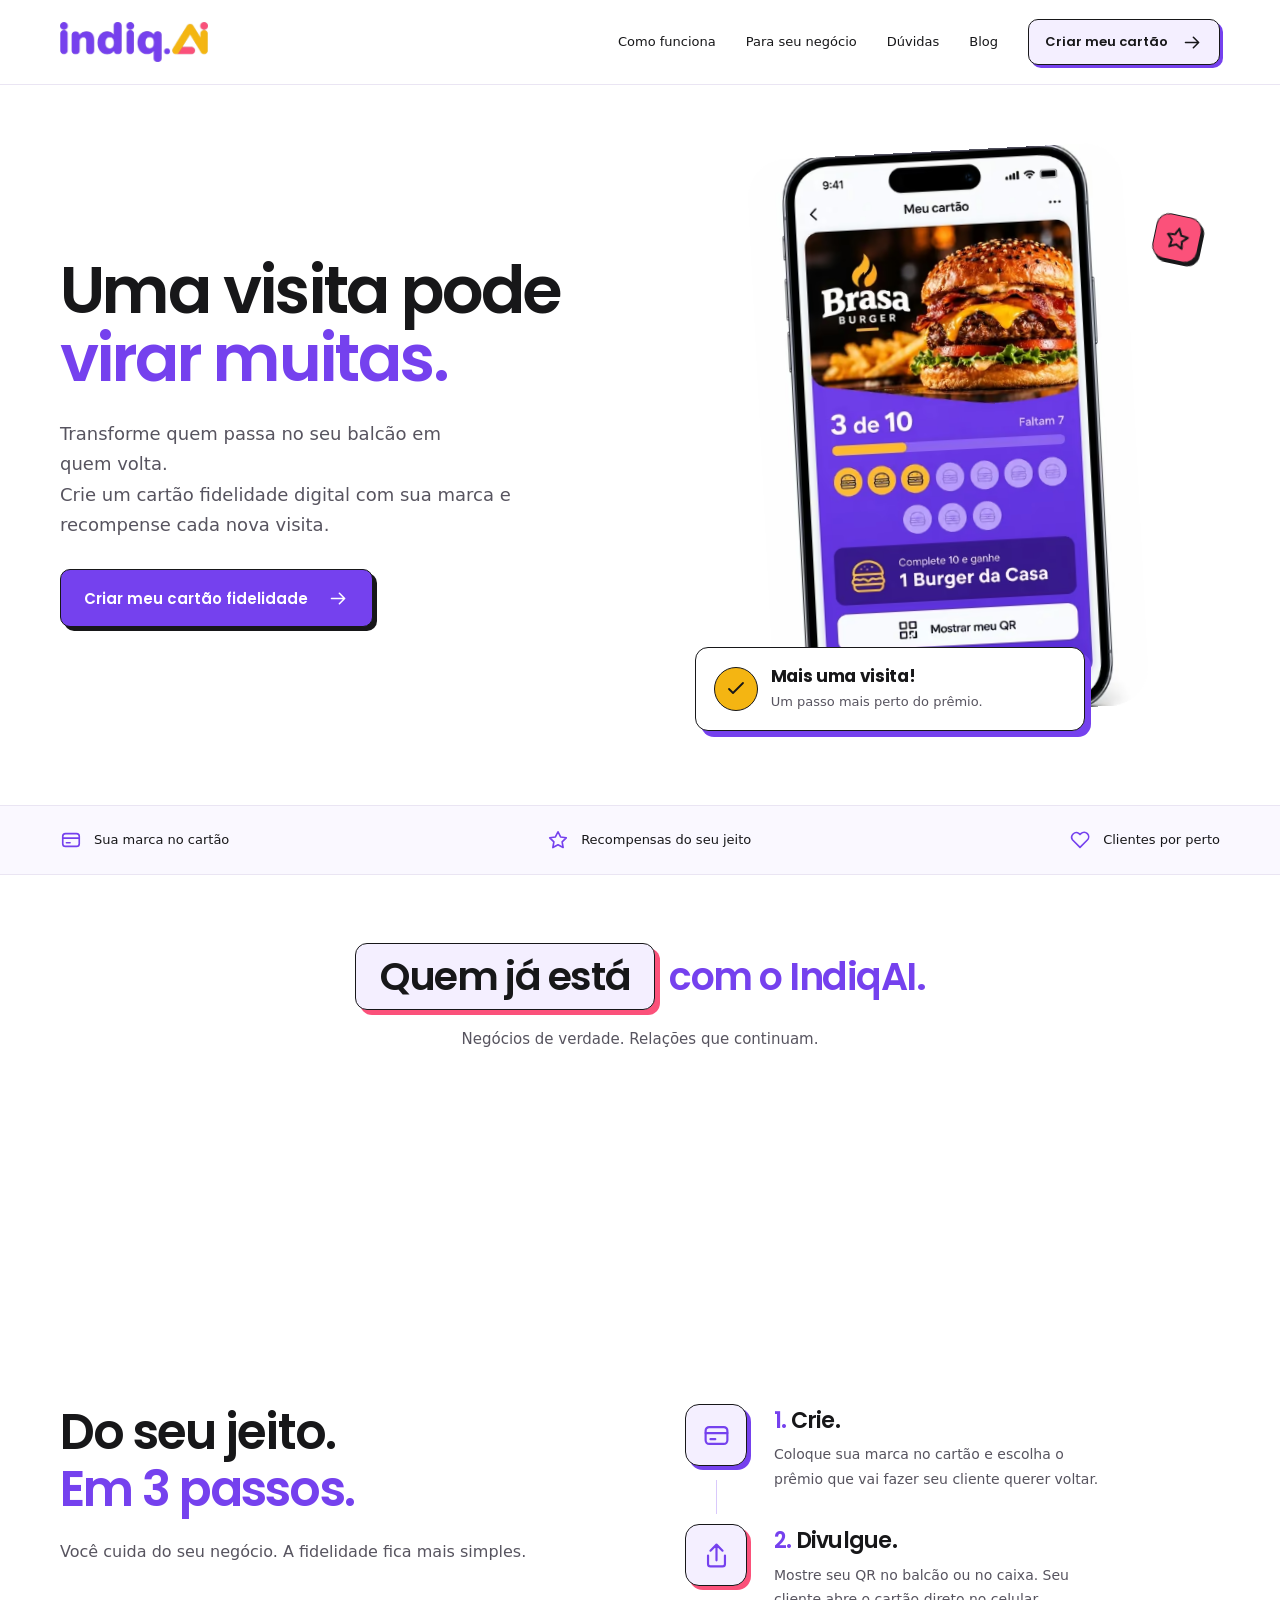
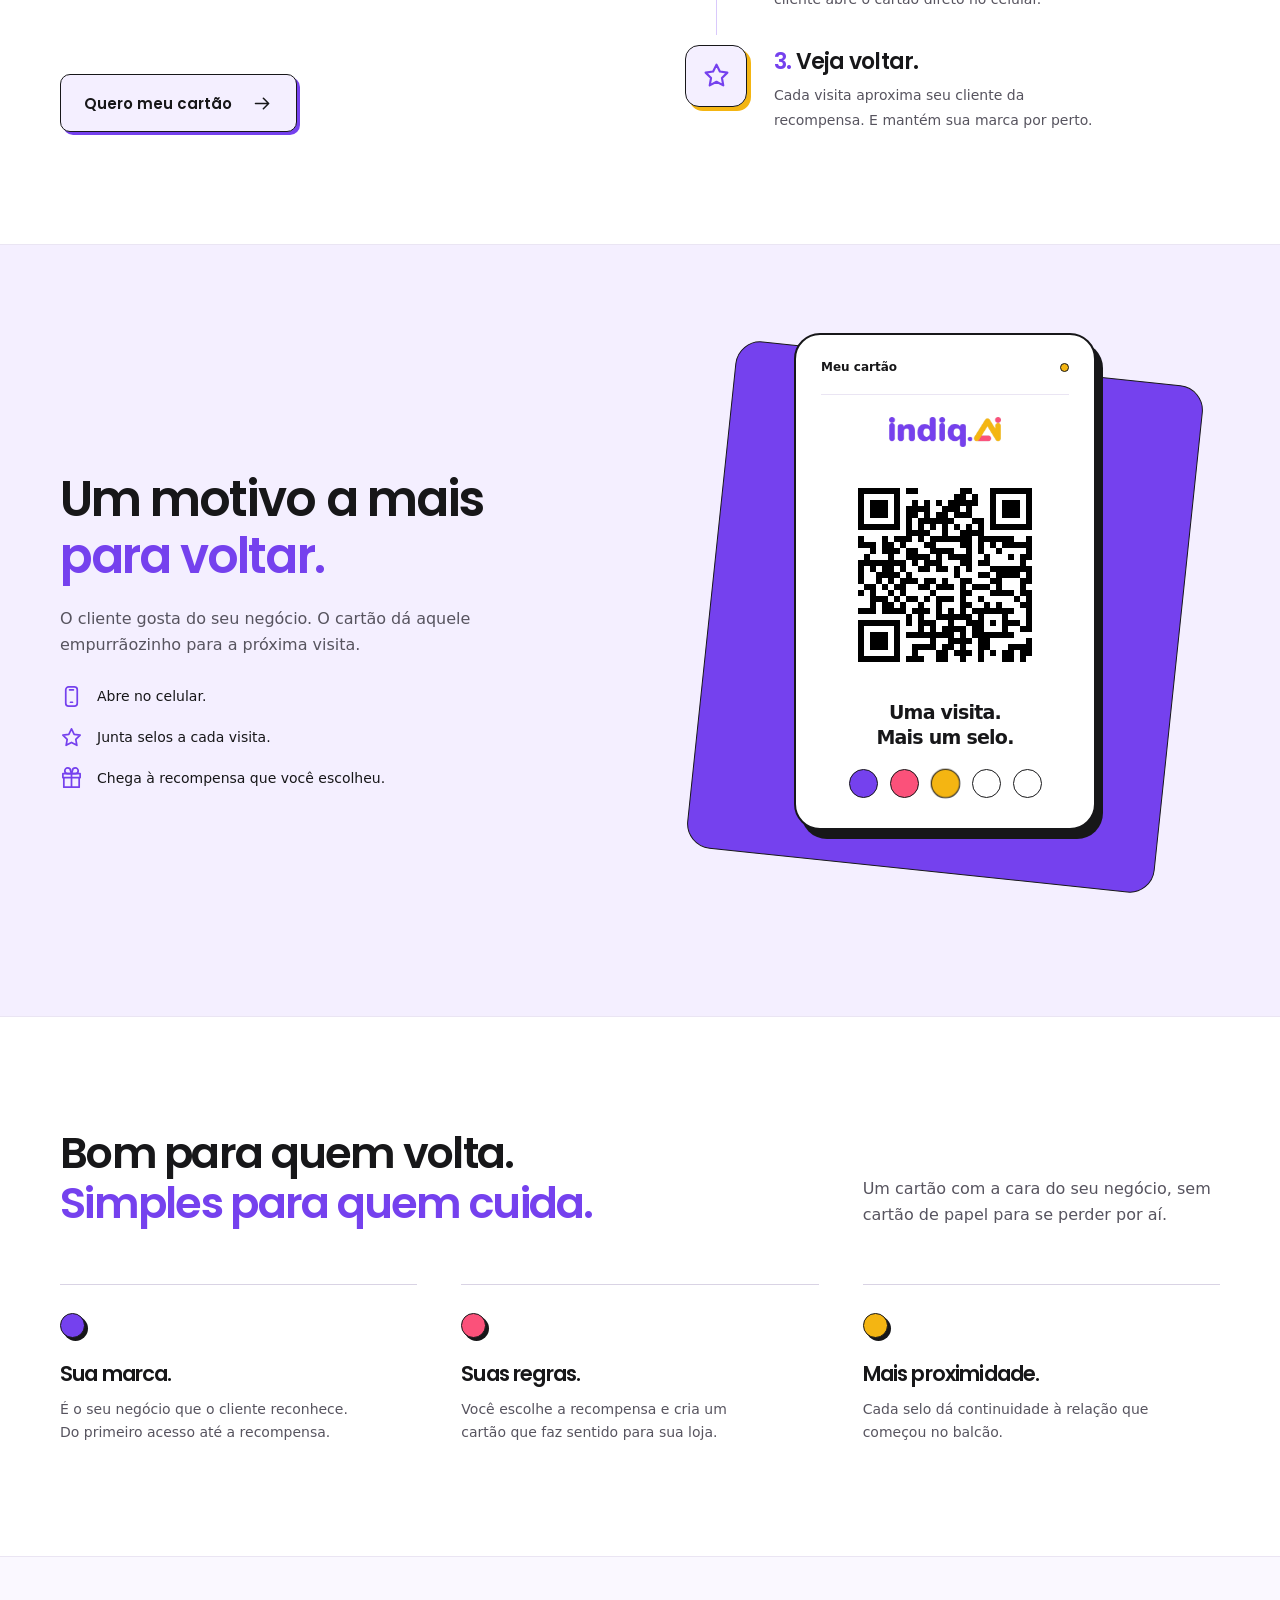
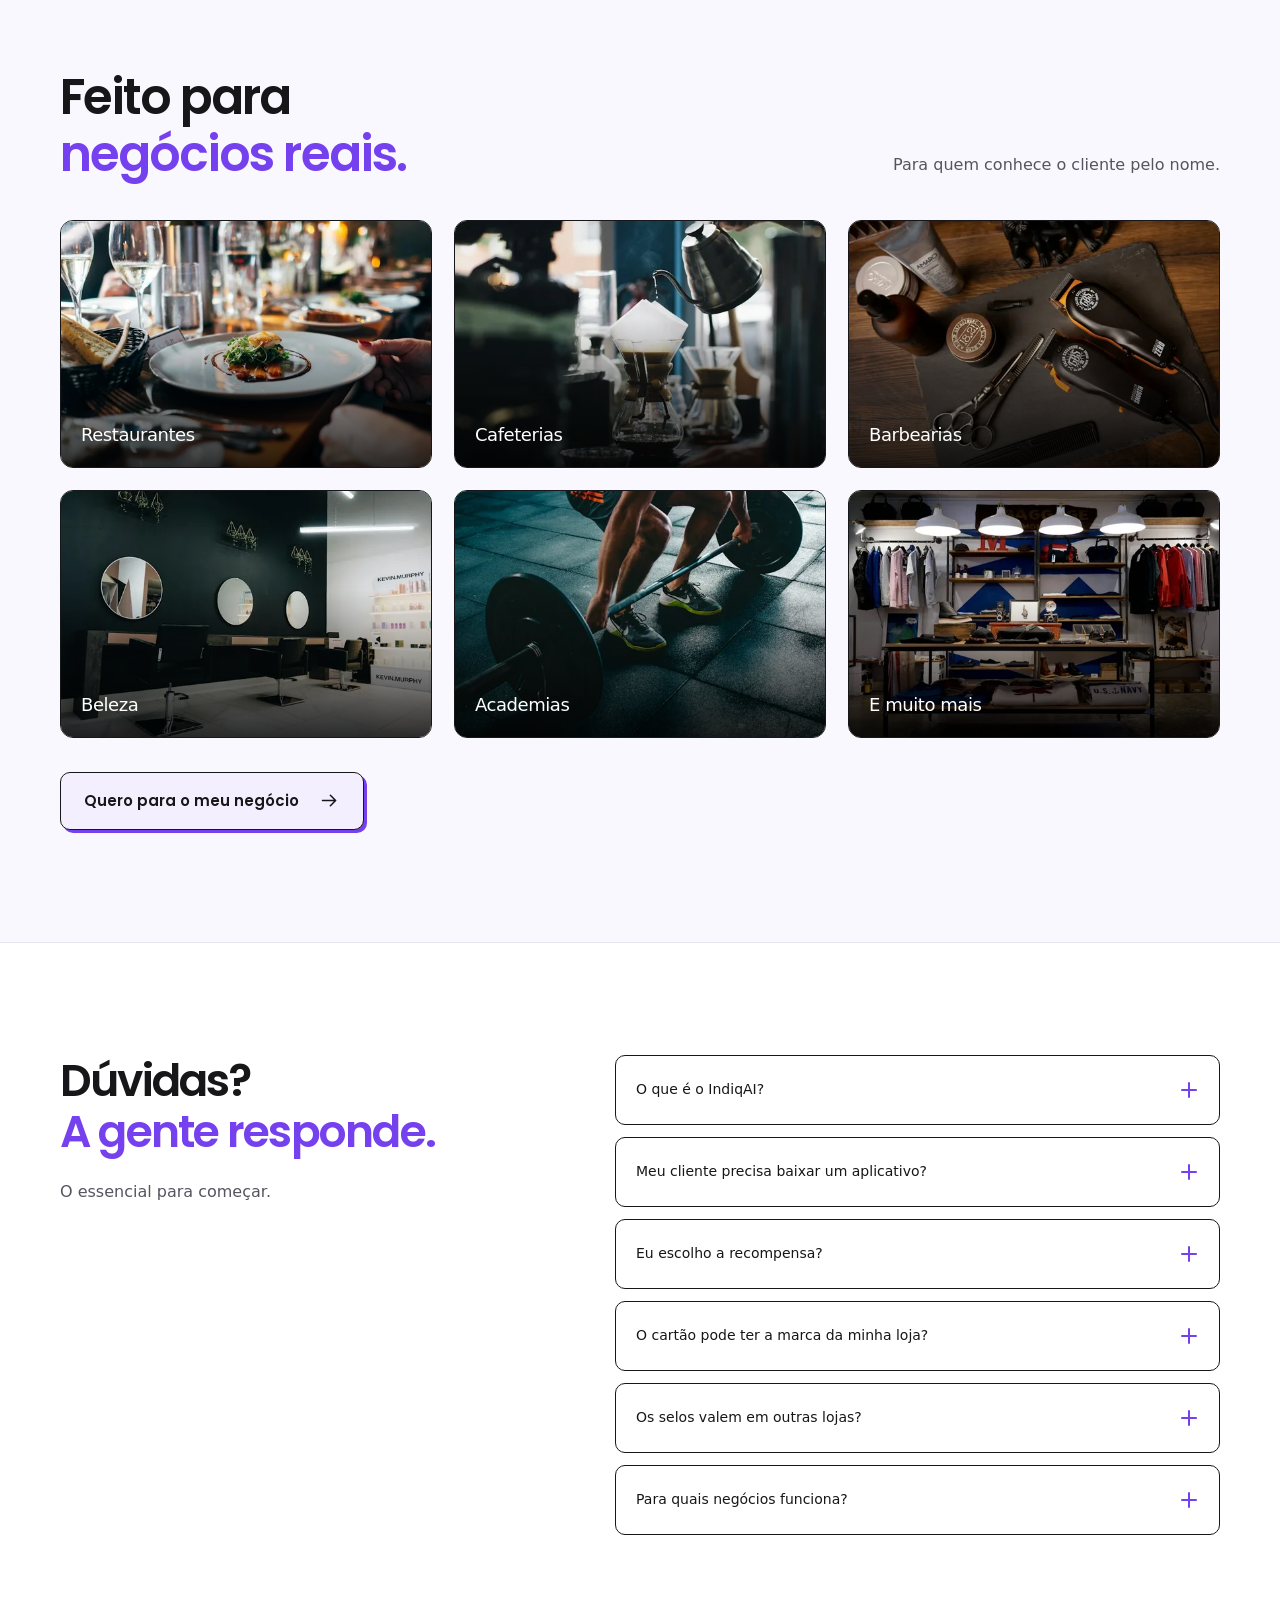
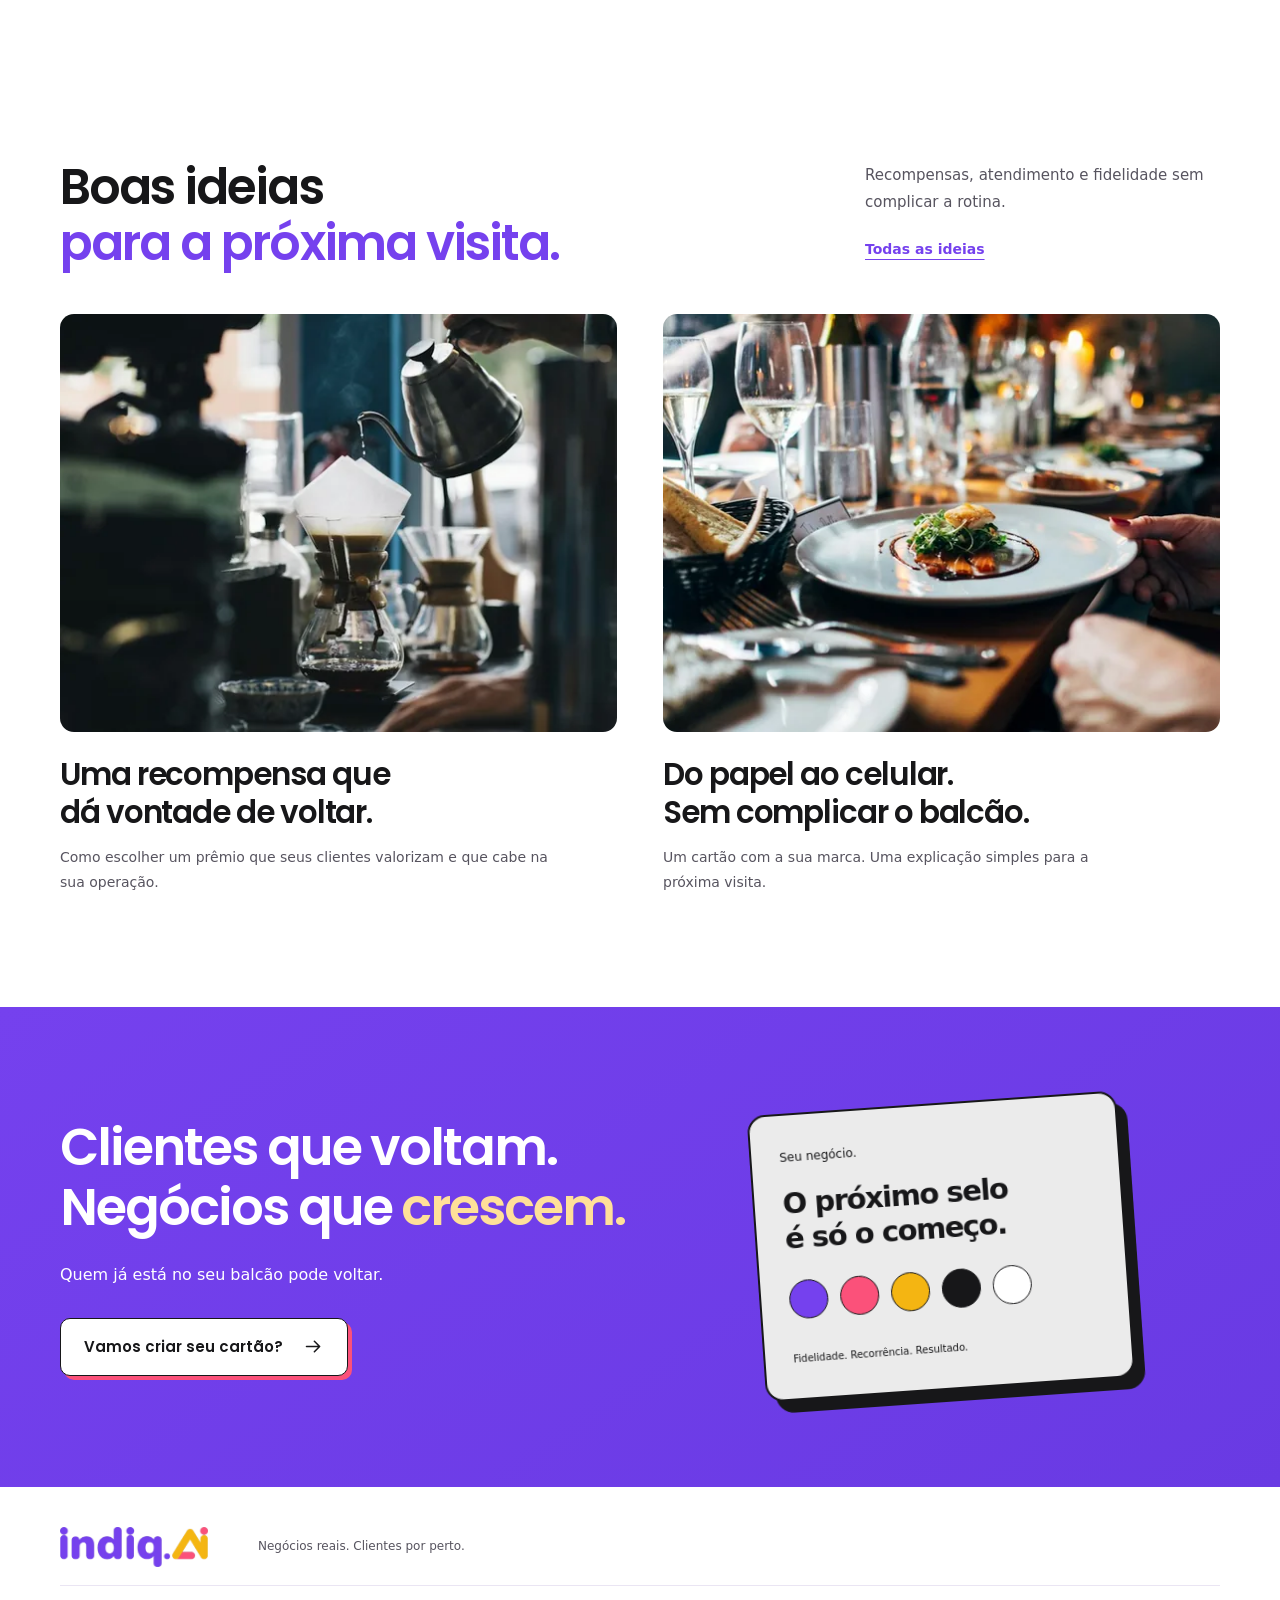
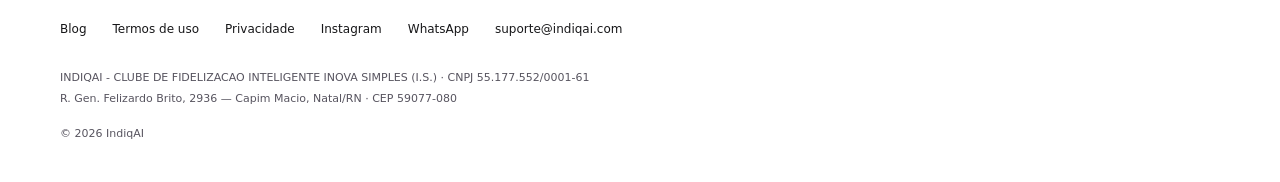
<file: index.html>
<!doctype html>
<html lang="pt-BR">
<head>
  <meta charset="utf-8">
  <meta name="viewport" content="width=device-width, initial-scale=1">
  <script>document.documentElement.classList.add('js')</script>
  <meta name="theme-color" content="#7541ee">
  <title>IndiqAI — Uma visita pode virar muitas.</title>
  <meta name="description" content="Crie um cartão de fidelidade digital com a sua marca. Divulgue seu QR, registre visitas e dê aos seus clientes um motivo a mais para voltar.">
  <link rel="canonical" href="https://indiqai.com/">
  <link rel="icon" href="./assets/brand/indiqai-icon.png" type="image/png">
  <link rel="apple-touch-icon" href="./assets/brand/apple-touch-icon.png">
  <link rel="preload" href="./assets/fonts/poppins-500.woff2" as="font" type="font/woff2" crossorigin>
  <link rel="preload" href="./assets/fonts/poppins-600.woff2" as="font" type="font/woff2" crossorigin>
  <link rel="preload" href="./assets/card-demo-800.avif" as="image" type="image/avif" imagesrcset="./assets/card-demo-540.avif 540w, ./assets/card-demo-800.avif 800w" imagesizes="(max-width: 350px) 253px, (max-width: 767px) 302px, 375px" fetchpriority="high">
  <link rel="stylesheet" href="./styles.css?v=20261002-2">
  <script src="./site.js" defer></script>
  <meta property="og:type" content="website">
  <meta property="og:locale" content="pt_BR">
  <meta property="og:site_name" content="IndiqAI">
  <meta property="og:title" content="IndiqAI — Uma visita pode virar muitas.">
  <meta property="og:description" content="Sua marca no cartão. Um motivo a mais para o cliente voltar.">
  <meta property="og:url" content="https://indiqai.com/">
  <meta name="twitter:card" content="summary">
  <meta name="twitter:title" content="IndiqAI — Uma visita pode virar muitas.">
  <meta name="twitter:description" content="Cartão de fidelidade digital para negócios reais.">
  <script type="application/ld+json">
  {"@context": "https://schema.org", "@type": "Organization", "name": "IndiqAI", "legalName": "INDIQAI - CLUBE DE FIDELIZACAO INTELIGENTE INOVA SIMPLES (I.S.)", "taxID": "55.177.552/0001-61", "url": "https://indiqai.com/", "email": "suporte@indiqai.com", "sameAs": ["https://www.instagram.com/indiq.ai/"], "description": "Cartão fidelidade digital para negócios locais."}
  </script>
  <script type="application/ld+json">
  {"@context":"https://schema.org","@type":"FAQPage","mainEntity":[
    {"@type":"Question","name":"O que é o IndiqAI?","acceptedAnswer":{"@type":"Answer","text":"O IndiqAI ajuda negócios locais a criar um cartão de fidelidade digital com a própria marca. Você define a recompensa e seus clientes acumulam visitas até chegar ao prêmio."}},
    {"@type":"Question","name":"Meu cliente precisa baixar um aplicativo?","acceptedAnswer":{"@type":"Answer","text":"Não. O cartão pode ser acessado pelo navegador do celular. Assim, seu cliente participa sem precisar instalar um aplicativo."}},
    {"@type":"Question","name":"Eu escolho a recompensa?","acceptedAnswer":{"@type":"Answer","text":"Sim. A recompensa e as regras do cartão são do seu negócio. Pode ser aquele café, um produto ou um serviço que faça sentido para seus clientes."}},
    {"@type":"Question","name":"O cartão pode ter a marca da minha loja?","acceptedAnswer":{"@type":"Answer","text":"Sim. Seu cartão leva a identidade do seu negócio. O cliente reconhece a sua marca em cada visita."}},
    {"@type":"Question","name":"Os selos valem em outras lojas?","acceptedAnswer":{"@type":"Answer","text":"Não. Cada negócio tem o próprio cartão. Os selos e as recompensas ficam ligados à loja onde o cliente participa."}},
    {"@type":"Question","name":"Para quais negócios funciona?","acceptedAnswer":{"@type":"Answer","text":"Para negócios que atendem clientes recorrentes: restaurantes, cafeterias, barbearias, salões, academias e outros comércios e serviços locais."}}
  ]}
  </script>
</head>
<body>
  <svg class="svg-library" xmlns="http://www.w3.org/2000/svg" aria-hidden="true"><defs>
    <symbol id="i-arrow" viewBox="0 0 24 24"><path d="M4 12h15m-6-6 6 6-6 6"/></symbol>
    <symbol id="i-card" viewBox="0 0 24 24"><rect x="3" y="5" width="18" height="14" rx="3"/><path d="M3 10h18M7 15h4"/></symbol>
    <symbol id="i-share" viewBox="0 0 24 24"><path d="M12 16V3m-5 5 5-5 5 5M5 12v7a2 2 0 0 0 2 2h10a2 2 0 0 0 2-2v-7"/></symbol>
    <symbol id="i-qr" viewBox="0 0 24 24"><path d="M3 3h6v6H3zM15 3h6v6h-6zM3 15h6v6H3zM15 15h2v2h-2zM20 14v3M14 20h3M20 20h1v1h-1z"/></symbol>
    <symbol id="i-star" viewBox="0 0 24 24"><path d="m12 3 2.8 5.7 6.2.9-4.5 4.4 1.1 6.2-5.6-3-5.6 3 1.1-6.2L3 9.6l6.2-.9z"/></symbol>
    <symbol id="i-check" viewBox="0 0 24 24"><path d="m5 12 4 4L19 6"/></symbol>
    <symbol id="i-gift" viewBox="0 0 24 24"><path d="M4 11h16v10H4zM3 7h18v4H3zM12 7v14"/><path d="M12 7H8a3 3 0 1 1 3-3l1 3Zm0 0h4a3 3 0 1 0-3-3l-1 3Z"/></symbol>
    <symbol id="i-heart" viewBox="0 0 24 24"><path d="M20 5a5 5 0 0 0-7 0l-1 1-1-1a5 5 0 0 0-7 7l8 8 8-8a5 5 0 0 0 0-7Z"/></symbol>
    <symbol id="i-phone" viewBox="0 0 24 24"><rect x="6" y="2" width="12" height="20" rx="3"/><path d="M10 5h4M11 18h2"/></symbol>
  </defs></svg>
  <a class="skip-link" href="#conteudo">Pular para o conteúdo</a>
  <header class="site-header">
    <div class="wrap header-inner">
      <a class="brand" href="#topo" aria-label="IndiqAI, início"><img src="./assets/brand/indiqai-logo.webp" width="148" height="40" alt=""></a>
      <button class="menu-toggle" aria-expanded="false" aria-controls="menu" aria-label="Abrir menu"><span></span><span></span></button>
      <nav class="nav" id="menu" aria-label="Navegação principal">
        <a href="#como-funciona">Como funciona</a><a href="#para-quem">Para seu negócio</a><a href="#duvidas">Dúvidas</a><a href="./blog/">Blog</a>
        <a class="button button-small" href="https://card.indiqai.com/#inicio"><span>Criar meu cartão</span><svg aria-hidden="true"><use href="#i-arrow"/></svg></a>
      </nav>
    </div>
  </header>
  <main id="conteudo">
    <section class="hero wrap" id="topo" aria-labelledby="hero-title">
      <div class="hero-copy">
        <h1 id="hero-title"><span>Uma visita pode</span><span class="purple">virar muitas.</span></h1>
        <p class="hero-lede"><span>Transforme quem passa no seu balcão em quem volta.</span> <span>Crie um cartão fidelidade digital com sua marca e</span> <span>recompense cada nova visita.</span></p>
        <div class="hero-actions"><a class="button" href="https://card.indiqai.com/#inicio"><span>Criar meu cartão fidelidade</span><svg aria-hidden="true"><use href="#i-arrow"/></svg></a></div>

      </div>
      <div class="hero-scene" data-scene="hero" aria-label="Ilustração de um cartão digital de fidelidade">

        <div class="reward-seal" aria-hidden="true"><svg><use href="#i-star"/></svg></div>
        <picture><source type="image/avif" srcset="./assets/card-demo-540.avif 540w, ./assets/card-demo-800.avif 800w" sizes="(max-width: 350px) 253px, (max-width: 767px) 302px, 375px"><img class="hero-phone" src="./assets/card-demo-800.webp" srcset="./assets/card-demo-540.webp 540w, ./assets/card-demo-800.webp 800w" sizes="(max-width: 350px) 253px, (max-width: 767px) 302px, 375px" width="800" height="1200" alt="Cartão de demonstração da marca fictícia Brasa Burger: três de dez selos, progresso e um hambúrguer como recompensa." fetchpriority="high"></picture>
        <div class="visit-ticket"><span class="ticket-check" aria-hidden="true"><svg><use href="#i-check"/></svg></span><div><strong>Mais uma visita!</strong><span>Um passo mais perto do prêmio.</span></div></div>

      </div>
    </section>
    <div class="brand-line" aria-label="O cartão é do seu negócio"><div class="wrap"><span><svg aria-hidden="true"><use href="#i-card"/></svg>Sua marca no cartão</span><span><svg aria-hidden="true"><use href="#i-star"/></svg>Recompensas do seu jeito</span><span><svg aria-hidden="true"><use href="#i-heart"/></svg>Clientes por perto</span></div></div>
<section class="clients-section wrap" aria-labelledby="clients-title"><div class="clients-heading"><div><h2 id="clients-title"><span class="clients-title-label">Quem já está</span><span class="purple">com o IndiqAI.</span></h2><p>Negócios de verdade. Relações que continuam.</p></div></div><div class="clients-viewport" role="region" aria-label="Clientes do IndiqAI"><div class="clients-track"><ul class="clients-group"><li class="client-item client-dunnas"><div class="client-mark"><img src="./assets/clients/clean/dunnas.webp" alt="" width="200" height="96" loading="eager" decoding="async"></div><span>Dunnas Restaurante</span></li><li class="client-item client-duchiquinho"><div class="client-mark"><img src="./assets/clients/clean/duchiquinho.webp" alt="" width="200" height="96" loading="eager" decoding="async"></div><span>Galeteria DuChiquinho</span></li><li class="client-item client-diva"><div class="client-mark"><img src="./assets/clients/clean/diva.svg" alt="" width="200" height="96" loading="eager" decoding="async"></div><span>Diva do Café</span></li><li class="client-item client-effo"><div class="client-mark"><img src="./assets/clients/clean/effo.webp" alt="" width="200" height="96" loading="eager" decoding="async"></div><span>Effó Restaurante</span></li><li class="client-item client-nalu"><div class="client-mark"><img src="./assets/clients/clean/nalu.webp" alt="" width="200" height="96" loading="eager" decoding="async"></div><span>Nalu Poke</span></li><li class="client-item client-servclub"><div class="client-mark"><img src="./assets/clients/clean/servclub.webp" alt="" width="200" height="96" loading="eager" decoding="async"></div><span>ServClub</span></li><li class="client-item client-visione"><div class="client-mark"><img src="./assets/clients/clean/visione.webp" alt="" width="200" height="96" loading="eager" decoding="async"></div><span>Óticas Visione</span></li><li class="client-item client-conexao-hub"><div class="client-mark"><img src="./assets/clients/clean/conexao-hub.svg" alt="" width="200" height="96" loading="eager" decoding="async"></div><span>Conexão Hub</span></li></ul><ul class="clients-group clients-repeat" aria-hidden="true"><li class="client-item client-dunnas"><div class="client-mark"><img src="./assets/clients/clean/dunnas.webp" alt="" width="200" height="96" loading="eager" decoding="async"></div><span>Dunnas Restaurante</span></li><li class="client-item client-duchiquinho"><div class="client-mark"><img src="./assets/clients/clean/duchiquinho.webp" alt="" width="200" height="96" loading="eager" decoding="async"></div><span>Galeteria DuChiquinho</span></li><li class="client-item client-diva"><div class="client-mark"><img src="./assets/clients/clean/diva.svg" alt="" width="200" height="96" loading="eager" decoding="async"></div><span>Diva do Café</span></li><li class="client-item client-effo"><div class="client-mark"><img src="./assets/clients/clean/effo.webp" alt="" width="200" height="96" loading="eager" decoding="async"></div><span>Effó Restaurante</span></li><li class="client-item client-nalu"><div class="client-mark"><img src="./assets/clients/clean/nalu.webp" alt="" width="200" height="96" loading="eager" decoding="async"></div><span>Nalu Poke</span></li><li class="client-item client-servclub"><div class="client-mark"><img src="./assets/clients/clean/servclub.webp" alt="" width="200" height="96" loading="eager" decoding="async"></div><span>ServClub</span></li><li class="client-item client-visione"><div class="client-mark"><img src="./assets/clients/clean/visione.webp" alt="" width="200" height="96" loading="eager" decoding="async"></div><span>Óticas Visione</span></li><li class="client-item client-conexao-hub"><div class="client-mark"><img src="./assets/clients/clean/conexao-hub.svg" alt="" width="200" height="96" loading="eager" decoding="async"></div><span>Conexão Hub</span></li></ul></div></div></section>
    <section class="section how wrap" id="como-funciona" aria-labelledby="how-title">
      <div class="section-intro"><h2 id="how-title">Do seu jeito.<br><span class="purple">Em 3 passos.</span></h2><p>Você cuida do seu negócio. A fidelidade fica mais simples.</p></div>
      <ol class="steps">
        <li><span class="step-art" aria-hidden="true"><svg><use href="#i-card"/></svg></span><div><h3><span>1.</span> Crie.</h3><p>Coloque sua marca no cartão e escolha o prêmio que vai fazer seu cliente querer voltar.</p></div></li>
        <li><span class="step-art" aria-hidden="true"><svg><use href="#i-share"/></svg></span><div><h3><span>2.</span> Divulgue.</h3><p>Mostre seu QR no balcão ou no caixa. Seu cliente abre o cartão direto no celular.</p></div></li>
        <li><span class="step-art" aria-hidden="true"><svg><use href="#i-star"/></svg></span><div><h3><span>3.</span> Veja voltar.</h3><p>Cada visita aproxima seu cliente da recompensa. E mantém sua marca por perto.</p></div></li>
      </ol>
      <a class="button how-cta" href="https://card.indiqai.com/#inicio"><span>Quero meu cartão</span><svg aria-hidden="true"><use href="#i-arrow"/></svg></a>
    </section>
    <section class="customer-section" aria-labelledby="customer-title">
      <div class="wrap customer-layout">
        <div class="customer-copy"><h2 id="customer-title">Um motivo a mais<br><span class="purple">para voltar.</span></h2><p>O cliente gosta do seu negócio. O cartão dá aquele empurrãozinho para a próxima visita.</p><ul class="benefit-list"><li><svg aria-hidden="true"><use href="#i-phone"/></svg><span>Abre no celular.</span></li><li><svg aria-hidden="true"><use href="#i-star"/></svg><span>Junta selos a cada visita.</span></li><li><svg aria-hidden="true"><use href="#i-gift"/></svg><span>Chega à recompensa que você escolheu.</span></li></ul></div>
        <div class="qr-scene" data-scene="qr">
          <div class="qr-backplate" aria-hidden="true"></div>
          <div class="qr-card"><div class="qr-heading"><strong>Meu cartão</strong><span class="qr-dot" aria-hidden="true"></span></div><div class="qr-brand"><img src="./assets/brand/indiqai-logo.webp" width="112" height="30" alt="IndiqAI"></div><div class="qr-code"><img src="./assets/demo-qr.svg" width="222" height="222" alt="QR de demonstração que leva à página do IndiqAI Card."><div class="scan-line" aria-hidden="true"></div></div><p>Uma visita.<br>Mais um selo.</p><div class="demo-stamps" aria-hidden="true"><i></i><i></i><i class="stamp-new"></i><i></i><i></i></div></div>
          <div class="reward-ticket"><span aria-hidden="true"><svg><use href="#i-check"/></svg></span><div><strong>Selo registrado!</strong><p>Seu próximo prêmio começa aqui.</p></div></div>

        </div>
      </div>
    </section>
    <section class="section owner wrap" aria-labelledby="owner-title">
      <div class="owner-heading"><h2 id="owner-title">Bom para quem volta.<br><span class="purple">Simples para quem cuida.</span></h2><p>Um cartão com a cara do seu negócio, sem cartão de papel para se perder por aí.</p></div>
      <div class="owner-benefits"><article><span class="owner-mark mark-purple" aria-hidden="true"></span><h3>Sua marca.</h3><p>É o seu negócio que o cliente reconhece. Do primeiro acesso até a recompensa.</p></article><article><span class="owner-mark mark-pink" aria-hidden="true"></span><h3>Suas regras.</h3><p>Você escolhe a recompensa e cria um cartão que faz sentido para sua loja.</p></article><article><span class="owner-mark mark-gold" aria-hidden="true"></span><h3>Mais proximidade.</h3><p>Cada selo dá continuidade à relação que começou no balcão.</p></article></div>
    </section>
    <section class="audience-section" id="para-quem" aria-labelledby="audience-title"><div class="wrap section">
      <div class="audience-intro"><h2 id="audience-title">Feito para<br><span class="purple">negócios reais.</span></h2><p>Para quem conhece o cliente pelo nome.</p></div>
      <div class="audience-grid">
        <figure class="business-card"><img src="./assets/photos/restaurantes.webp" width="560" height="420" alt="Mesa posta em um restaurante." loading="lazy" decoding="async"><figcaption>Restaurantes</figcaption></figure>
        <figure class="business-card"><img src="./assets/photos/cafeterias.webp" width="560" height="420" alt="Preparo de café filtrado em uma cafeteria." loading="lazy" decoding="async"><figcaption>Cafeterias</figcaption></figure>
        <figure class="business-card"><img src="./assets/photos/barbearias.webp" width="560" height="420" alt="Instrumentos de trabalho de uma barbearia." loading="lazy" decoding="async"><figcaption>Barbearias</figcaption></figure>
        <figure class="business-card"><img src="./assets/photos/beleza.webp" width="560" height="420" alt="Ambiente de um salão de beleza." loading="lazy" decoding="async"><figcaption>Beleza</figcaption></figure>
        <figure class="business-card"><img src="./assets/photos/academias.webp" width="560" height="420" alt="Pessoa treinando em uma academia." loading="lazy" decoding="async"><figcaption>Academias</figcaption></figure>
        <figure class="business-card"><img src="./assets/photos/comercio.webp" width="560" height="420" alt="Interior de uma loja de roupas." loading="lazy" decoding="async"><figcaption>E muito mais</figcaption></figure>
      </div>
      <a class="button audience-cta" href="https://card.indiqai.com/#inicio"><span>Quero para o meu negócio</span><svg aria-hidden="true"><use href="#i-arrow"/></svg></a>
    </div></section>
    <section class="section faq wrap" id="duvidas" aria-labelledby="faq-title">
      <div class="faq-intro"><h2 id="faq-title">Dúvidas?<br><span class="purple">A gente responde.</span></h2><p>O essencial para começar.</p></div>
      <div class="faq-list">
        <details class="faq-item"><summary>O que é o IndiqAI?<span class="faq-plus" aria-hidden="true"></span></summary><div class="faq-body"><p>O IndiqAI ajuda negócios locais a criar um cartão de fidelidade digital com a própria marca. Você define a recompensa e seus clientes acumulam visitas até chegar ao prêmio.</p></div></details>
        <details class="faq-item"><summary>Meu cliente precisa baixar um aplicativo?<span class="faq-plus" aria-hidden="true"></span></summary><div class="faq-body"><p>Não. O cartão pode ser acessado pelo navegador do celular. Assim, seu cliente participa sem precisar instalar um aplicativo.</p></div></details>
        <details class="faq-item"><summary>Eu escolho a recompensa?<span class="faq-plus" aria-hidden="true"></span></summary><div class="faq-body"><p>Sim. A recompensa e as regras do cartão são do seu negócio. Pode ser aquele café, um produto ou um serviço que faça sentido para seus clientes.</p></div></details>
        <details class="faq-item"><summary>O cartão pode ter a marca da minha loja?<span class="faq-plus" aria-hidden="true"></span></summary><div class="faq-body"><p>Sim. Seu cartão leva a identidade do seu negócio. O cliente reconhece a sua marca em cada visita.</p></div></details>
        <details class="faq-item"><summary>Os selos valem em outras lojas?<span class="faq-plus" aria-hidden="true"></span></summary><div class="faq-body"><p>Não. Cada negócio tem o próprio cartão. Os selos e as recompensas ficam ligados à loja onde o cliente participa.</p></div></details>
        <details class="faq-item"><summary>Para quais negócios funciona?<span class="faq-plus" aria-hidden="true"></span></summary><div class="faq-body"><p>Para negócios que atendem clientes recorrentes: restaurantes, cafeterias, barbearias, salões, academias e outros comércios e serviços locais.</p></div></details>
      </div>
    </section>
<section class="section journal-teaser wrap" aria-labelledby="blog-title"><div class="journal-heading"><h2 id="blog-title">Boas ideias<br><span class="purple">para a próxima visita.</span></h2><div><p>Recompensas, atendimento e fidelidade sem complicar a rotina.</p><a class="journal-all" href="./blog/">Todas as ideias</a></div></div><div class="journal-list"><article class="journal-entry"><a class="journal-link" href="./blog/como-escolher-a-recompensa/"><div class="journal-photo"><img src="./assets/photos/cafeterias.webp" width="560" height="420" alt="" loading="lazy" decoding="async"></div><div class="journal-copy"><h3 id="article-0">Uma recompensa que dá vontade de voltar.</h3><p>Como escolher um prêmio que seus clientes valorizam e que cabe na sua operação.</p></div></a></article><article class="journal-entry"><a class="journal-link" href="./blog/cartao-fidelidade-digital/"><div class="journal-photo"><img src="./assets/photos/restaurantes.webp" width="560" height="420" alt="" loading="lazy" decoding="async"></div><div class="journal-copy"><h3 id="article-1"><span>Do papel ao celular.</span> <span>Sem complicar o balcão.</span></h3><p>Um cartão com a sua marca. Uma explicação simples para a próxima visita.</p></div></a></article></div></section>
    <section class="closing" aria-labelledby="closing-title"><div class="wrap closing-inner"><div class="closing-copy"><h2 id="closing-title">Clientes que voltam.<br>Negócios que <span>crescem.</span></h2><p>Quem já está no seu balcão pode voltar.</p><a class="button button-on-purple" href="https://card.indiqai.com/#inicio"><span>Vamos criar seu cartão?</span><svg aria-hidden="true"><use href="#i-arrow"/></svg></a></div><div class="closing-card" aria-hidden="true"><span>Seu negócio.</span><strong>O próximo selo<br>é só o começo.</strong><div><i></i><i></i><i></i><i></i><i></i></div><small>Fidelidade. Recorrência. Resultado.</small></div></div></section>
  </main>
  <footer class="site-footer"><div class="wrap footer-inner"><a class="brand" href="#topo" aria-label="IndiqAI, início"><img src="./assets/brand/indiqai-logo.webp" width="148" height="40" alt=""></a><p>Negócios reais. Clientes por perto.</p><div class="footer-links"><a href="./blog/">Blog</a><a href="./termos/">Termos de uso</a><a href="./privacidade/">Privacidade</a><a href="https://www.instagram.com/indiq.ai/">Instagram</a><a href="https://wa.me/5511999922986">WhatsApp</a><a href="mailto:suporte@indiqai.com">suporte@indiqai.com</a></div><address>INDIQAI - CLUBE DE FIDELIZACAO INTELIGENTE INOVA SIMPLES (I.S.) · CNPJ 55.177.552/0001-61<br>R. Gen. Felizardo Brito, 2936 — Capim Macio, Natal/RN · CEP 59077-080</address><small>© 2026 IndiqAI</small></div></footer>
</body>
</html>
</file>
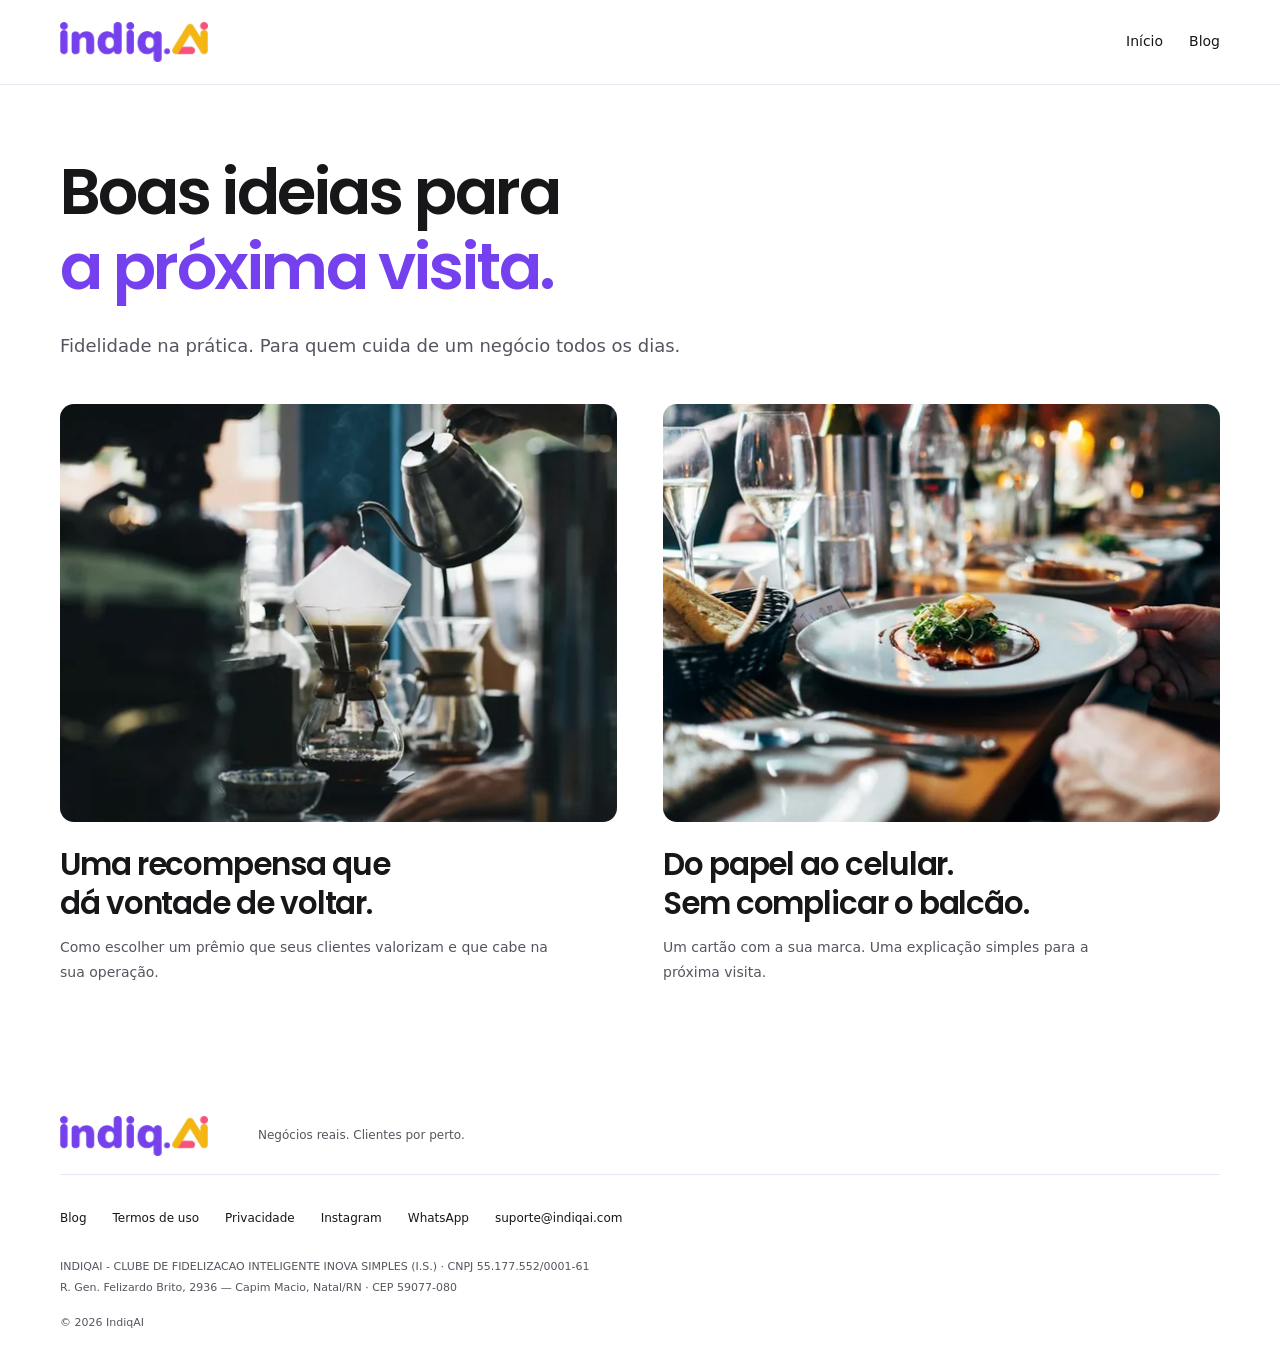
<file: blog/index.html>
<!doctype html><html lang="pt-BR"><head><meta charset="utf-8"><meta name="viewport" content="width=device-width,initial-scale=1"><meta name="theme-color" content="#7541ee"><title>Ideias para clientes voltarem — IndiqAI</title><meta name="description" content="Conteúdo prático sobre cartão fidelidade digital, recompensas e relacionamento com clientes."><link rel="canonical" href="https://indiqai.com/blog/"><link rel="icon" href="../assets/brand/indiqai-icon.png"><link rel="stylesheet" href="../styles.css?v=20261002-2"></head><body><a class="skip-link" href="#conteudo">Pular para o conteúdo</a><header class="site-header"><div class="wrap header-inner"><a class="brand" href="../" aria-label="IndiqAI, início"><img src="../assets/brand/indiqai-logo.webp" width="148" height="40" alt=""></a><nav class="document-nav" aria-label="Navegação principal"><a href="../">Início</a><a href="../blog/">Blog</a></nav></div></header><main class="document journal-page wrap" id="conteudo"><h1>Boas ideias para<br><span class="purple">a próxima visita.</span></h1><p class="article-lede">Fidelidade na prática. Para quem cuida de um negócio todos os dias.</p><div class="journal-list"><article class="journal-entry"><a class="journal-link" href="./como-escolher-a-recompensa/"><div class="journal-photo"><img src="../assets/photos/cafeterias.webp" width="560" height="420" alt="" loading="lazy" decoding="async"></div><div class="journal-copy"><h2 id="article-0">Uma recompensa que dá vontade de voltar.</h2><p>Como escolher um prêmio que seus clientes valorizam e que cabe na sua operação.</p></div></a></article><article class="journal-entry"><a class="journal-link" href="./cartao-fidelidade-digital/"><div class="journal-photo"><img src="../assets/photos/restaurantes.webp" width="560" height="420" alt="" loading="lazy" decoding="async"></div><div class="journal-copy"><h2 id="article-1"><span>Do papel ao celular.</span> <span>Sem complicar o balcão.</span></h2><p>Um cartão com a sua marca. Uma explicação simples para a próxima visita.</p></div></a></article></div></main><footer class="site-footer"><div class="wrap footer-inner"><a class="brand" href="../" aria-label="IndiqAI, início"><img src="../assets/brand/indiqai-logo.webp" width="148" height="40" alt=""></a><p>Negócios reais. Clientes por perto.</p><div class="footer-links"><a href="../blog/">Blog</a><a href="../termos/">Termos de uso</a><a href="../privacidade/">Privacidade</a><a href="https://www.instagram.com/indiq.ai/">Instagram</a><a href="https://wa.me/5511999922986">WhatsApp</a><a href="mailto:suporte@indiqai.com">suporte@indiqai.com</a></div><address>INDIQAI - CLUBE DE FIDELIZACAO INTELIGENTE INOVA SIMPLES (I.S.) · CNPJ 55.177.552/0001-61<br>R. Gen. Felizardo Brito, 2936 — Capim Macio, Natal/RN · CEP 59077-080</address><small>© 2026 IndiqAI</small></div></footer></body></html>
</file>
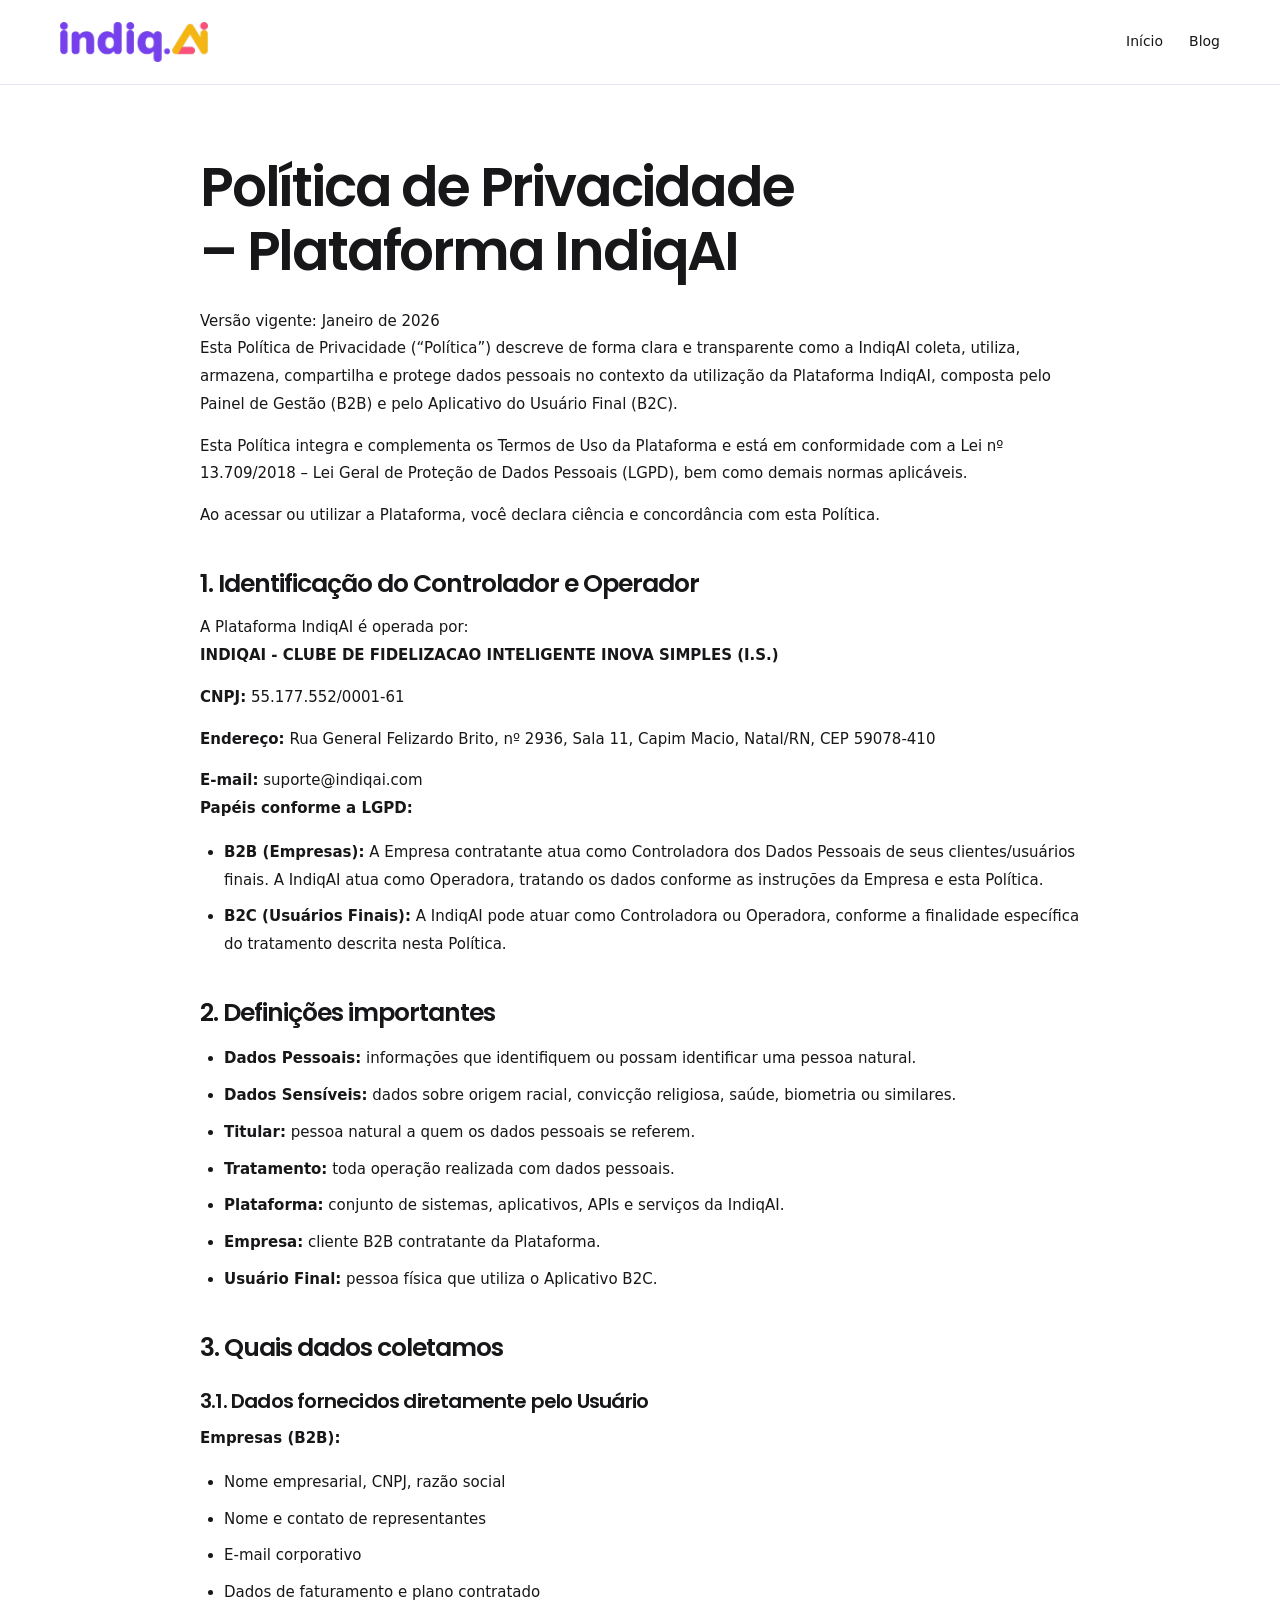
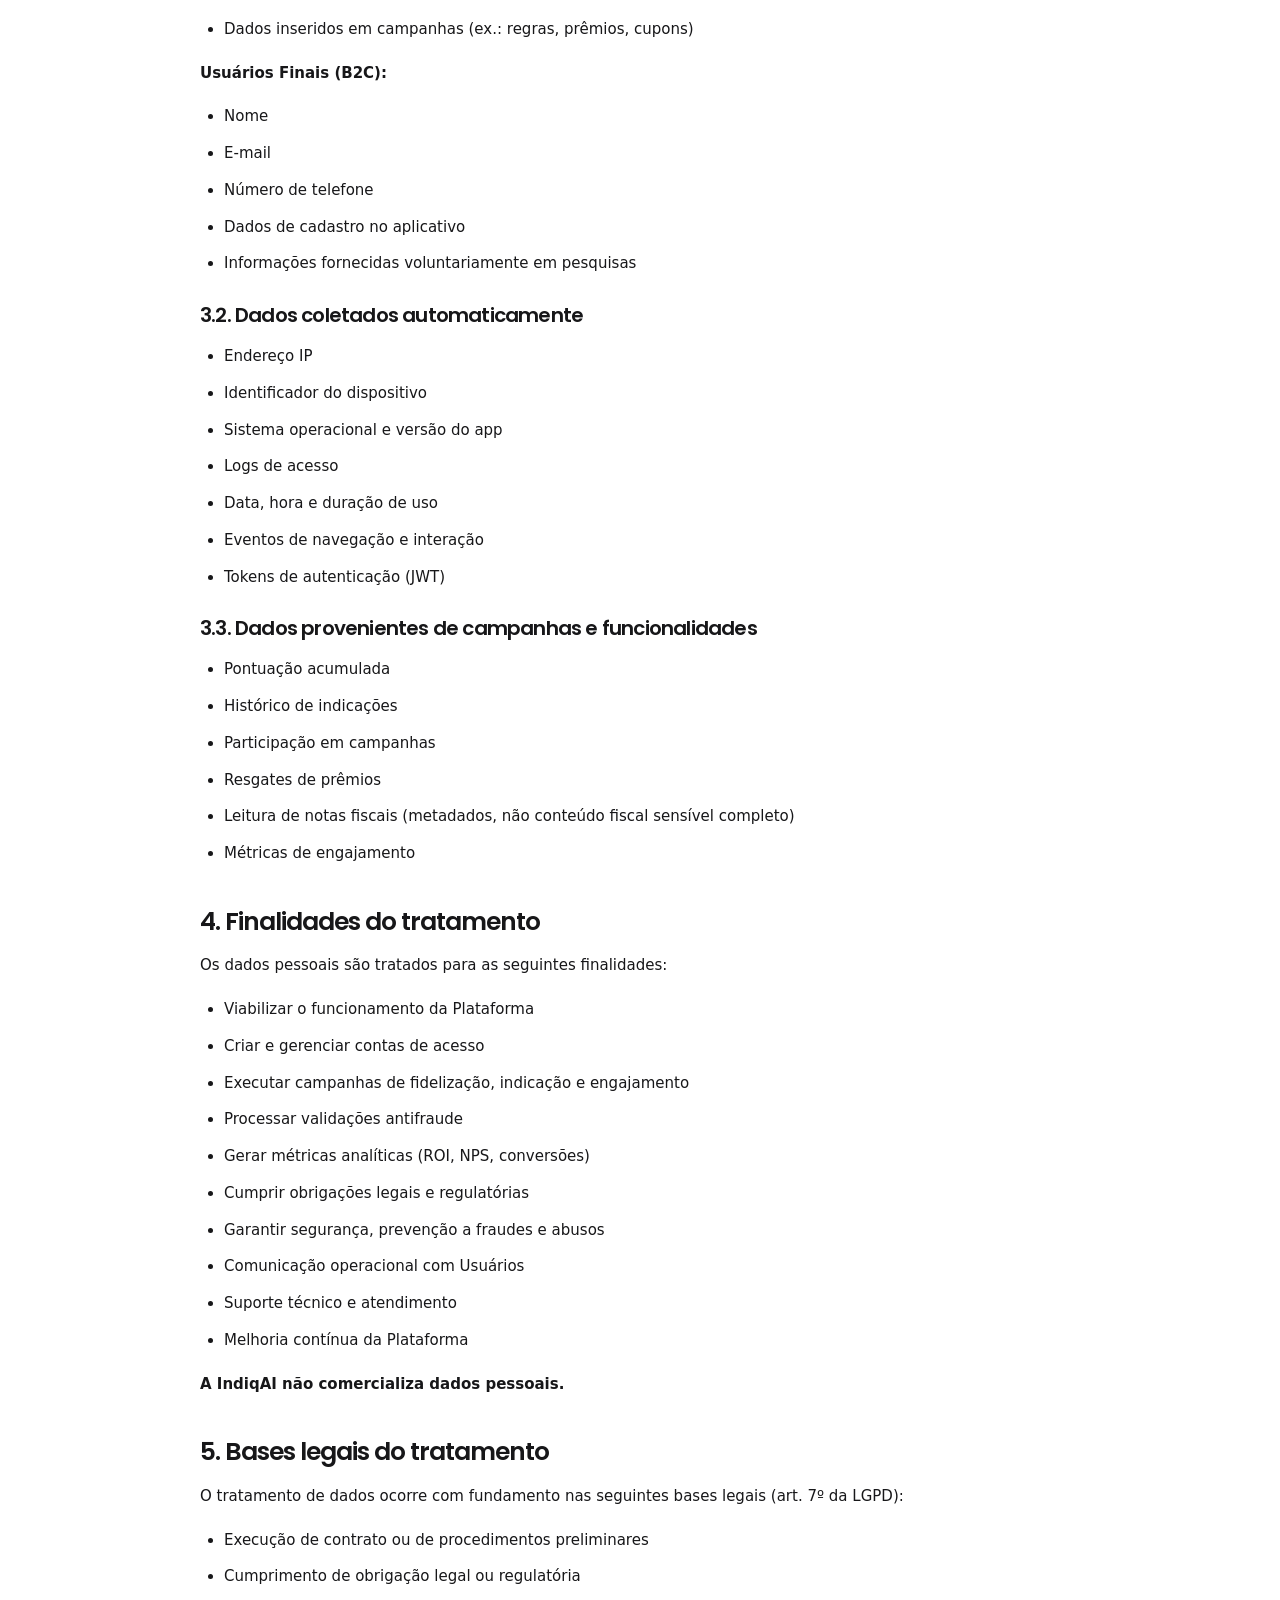
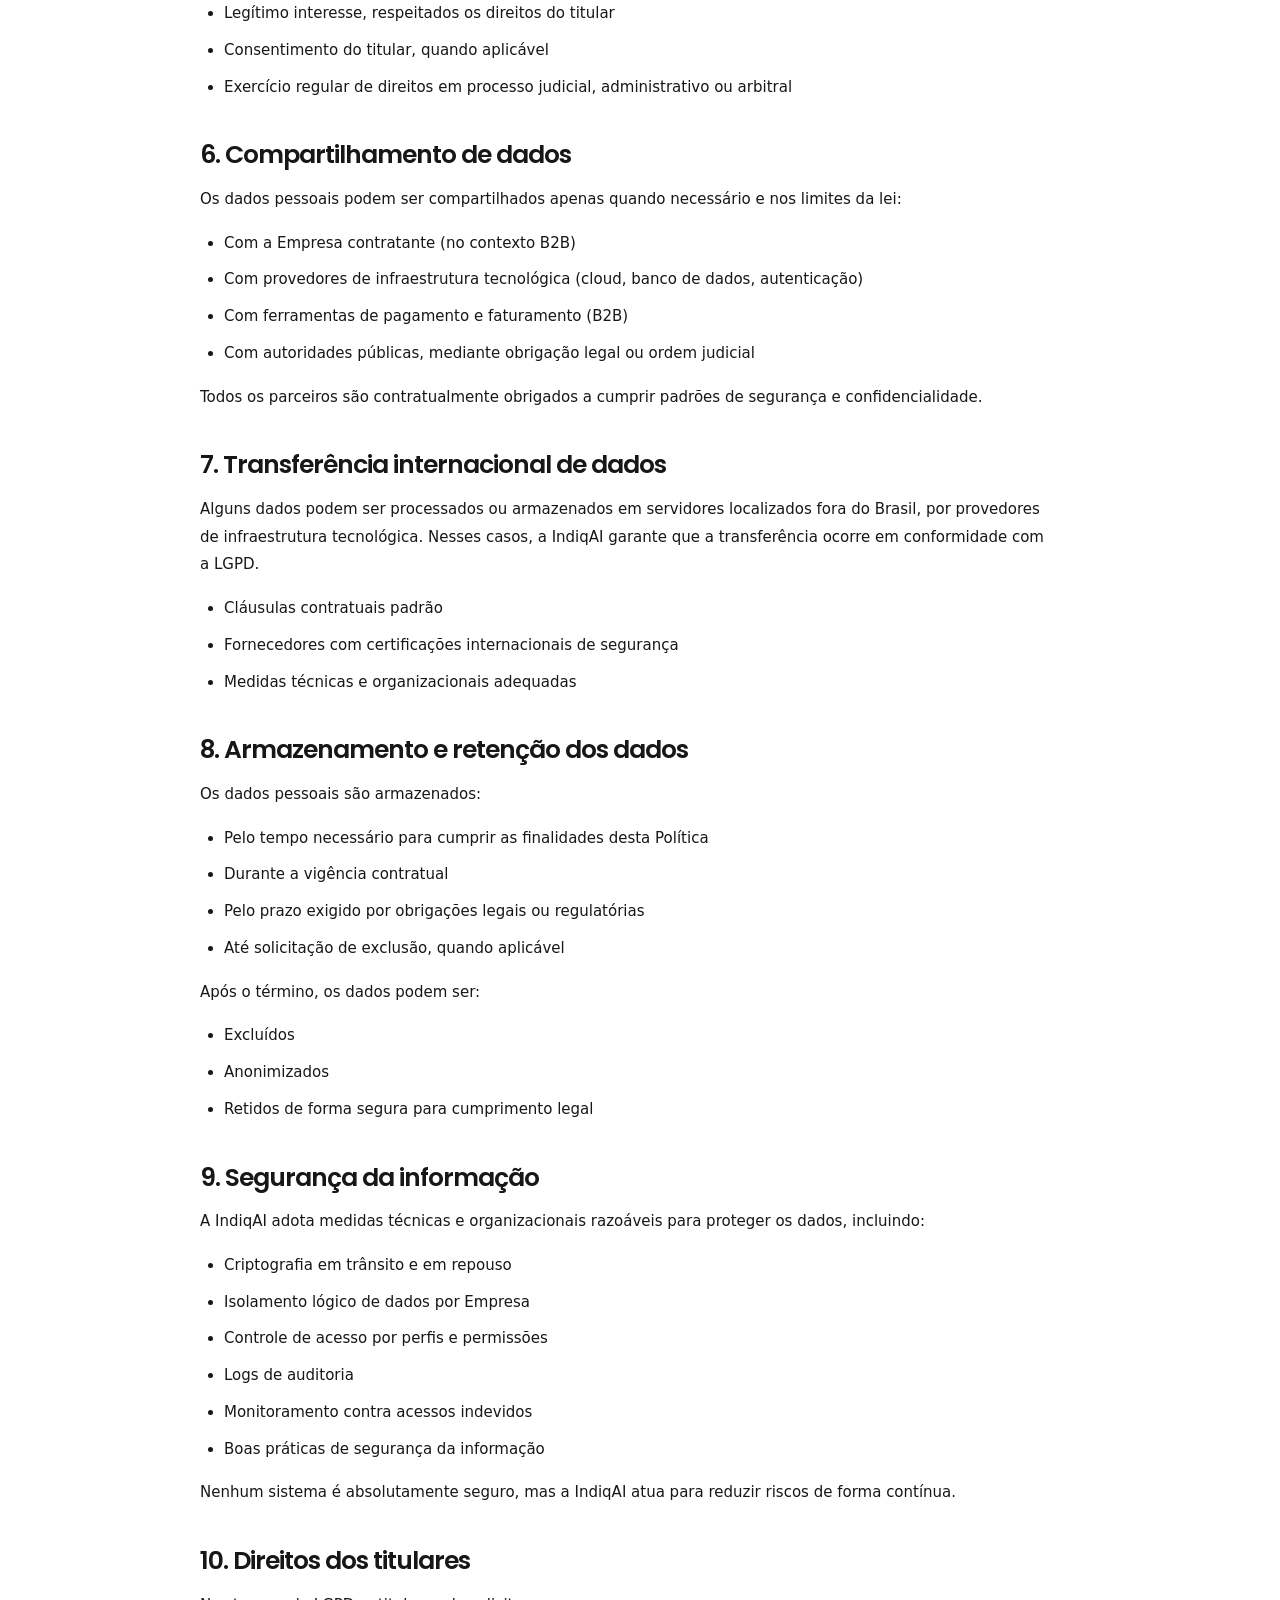
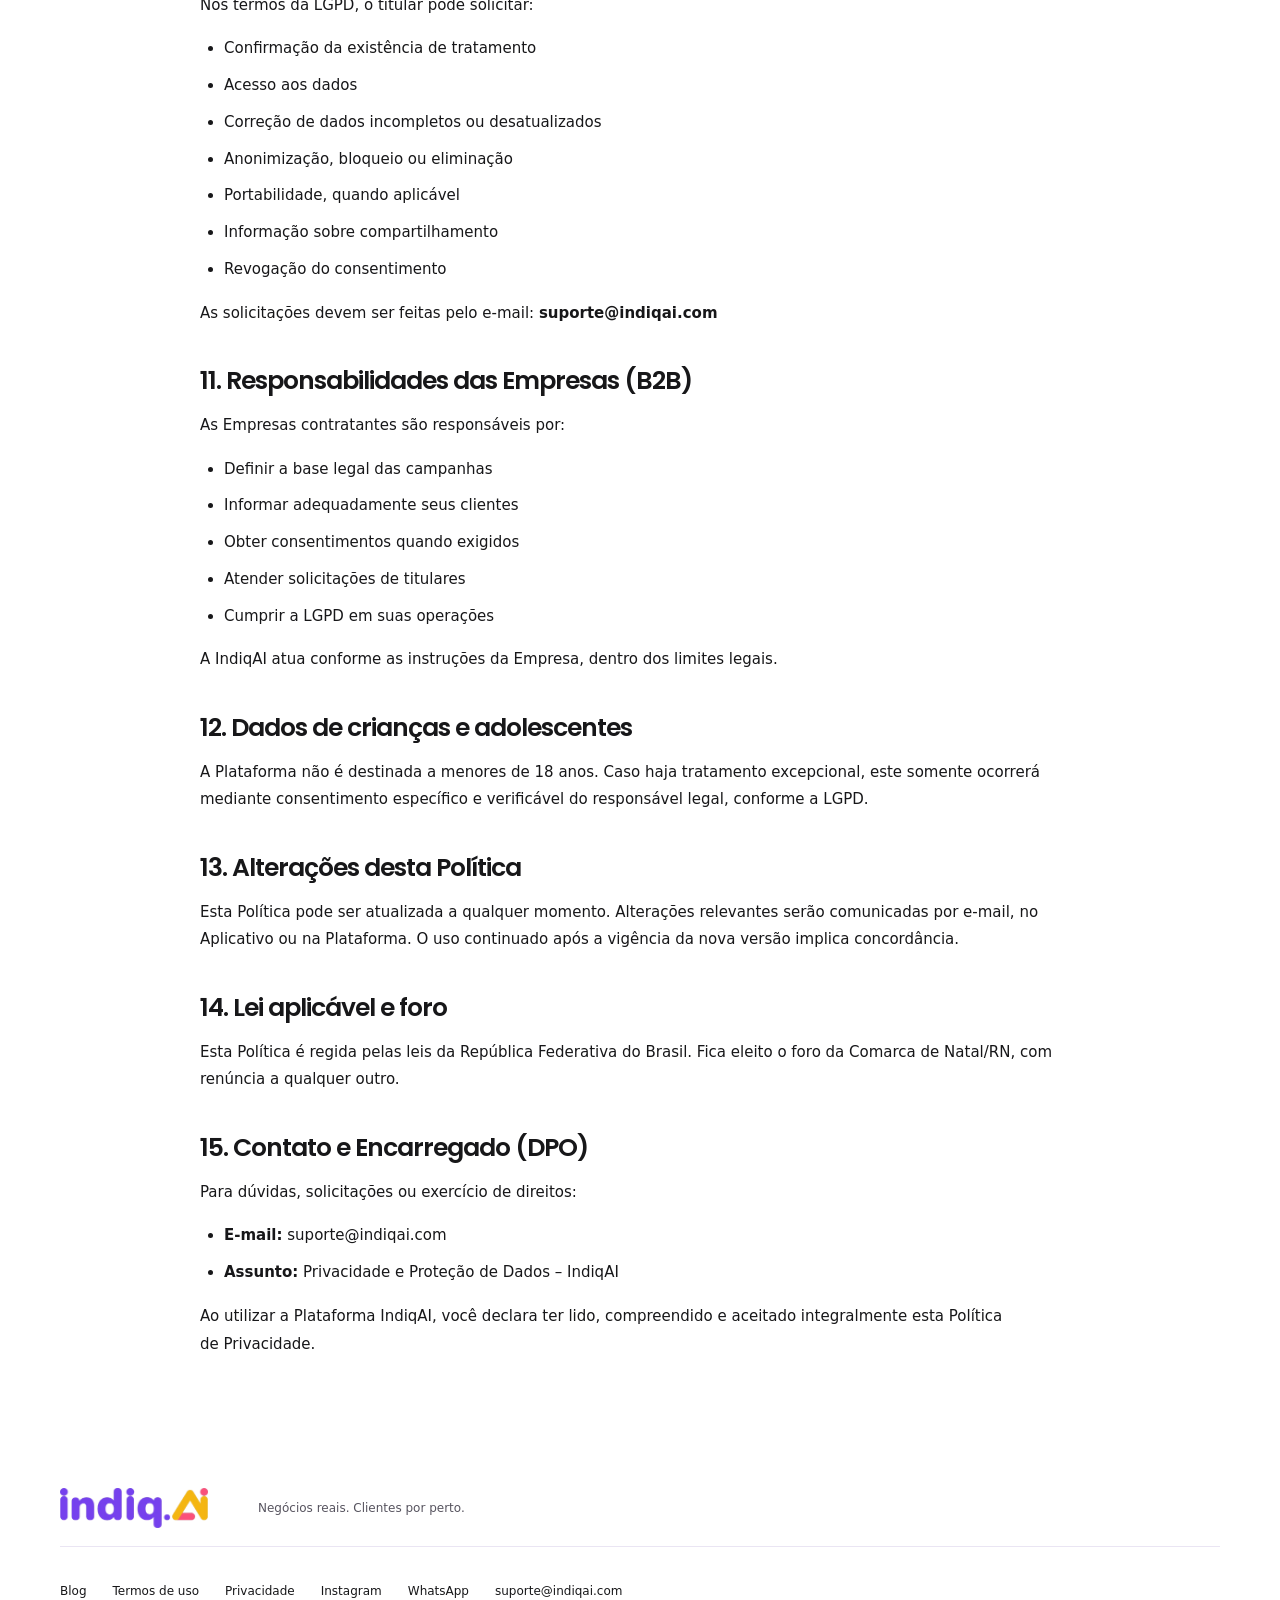
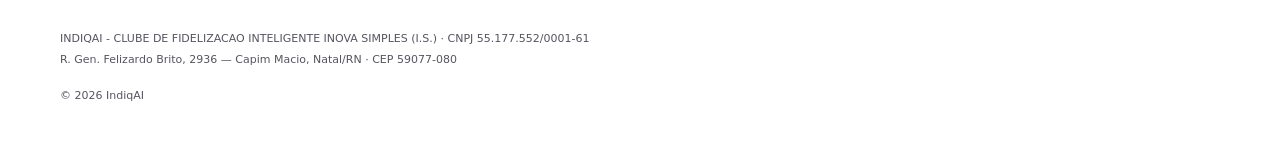
<file: privacidade/index.html>
<!doctype html><html lang="pt-BR"><head><meta charset="utf-8"><meta name="viewport" content="width=device-width,initial-scale=1"><meta name="theme-color" content="#7541ee"><title>Política de privacidade — IndiqAI</title><meta name="description" content="Política de privacidade da plataforma IndiqAI. Versão vigente: janeiro de 2026."><link rel="canonical" href="https://indiqai.com/privacidade/"><link rel="icon" href="../assets/brand/indiqai-icon.png"><link rel="stylesheet" href="../styles.css?v=20261002-2"></head><body><a class="skip-link" href="#conteudo">Pular para o conteúdo</a><header class="site-header"><div class="wrap header-inner"><a class="brand" href="../" aria-label="IndiqAI, início"><img src="../assets/brand/indiqai-logo.webp" width="148" height="40" alt=""></a><nav class="document-nav" aria-label="Navegação principal"><a href="../">Início</a><a href="../blog/">Blog</a></nav></div></header><main class="document wrap" id="conteudo"><div><div><h1>Política de Privacidade – Plataforma IndiqAI</h1><p>Versão vigente: Janeiro de 2026</p></div><section><p>Esta Política de Privacidade (“Política”) descreve de forma clara e transparente como a IndiqAI coleta, utiliza, armazena, compartilha e protege dados pessoais no contexto da utilização da Plataforma IndiqAI, composta pelo Painel de Gestão (B2B) e pelo Aplicativo do Usuário Final (B2C).</p><p>Esta Política integra e complementa os Termos de Uso da Plataforma e está em conformidade com a Lei nº 13.709/2018 – Lei Geral de Proteção de Dados Pessoais (LGPD), bem como demais normas aplicáveis.</p><p>Ao acessar ou utilizar a Plataforma, você declara ciência e concordância com esta Política.</p></section><section><h2>1. Identificação do Controlador e Operador</h2><p>A Plataforma IndiqAI é operada por:</p><div><p><strong>INDIQAI - CLUBE DE FIDELIZACAO INTELIGENTE INOVA SIMPLES (I.S.)</strong></p><p><strong>CNPJ:</strong> 55.177.552/0001-61</p><p><strong>Endereço:</strong> Rua General Felizardo Brito, nº 2936, Sala 11, Capim Macio, Natal/RN, CEP 59078-410</p><p><strong>E-mail:</strong> suporte@indiqai.com</p></div><p><strong>Papéis conforme a LGPD:</strong></p><ul><li><strong>B2B (Empresas):</strong> A Empresa contratante atua como Controladora dos Dados Pessoais de seus clientes/usuários finais. A IndiqAI atua como Operadora, tratando os dados conforme as instruções da Empresa e esta Política.</li><li><strong>B2C (Usuários Finais):</strong> A IndiqAI pode atuar como Controladora ou Operadora, conforme a finalidade específica do tratamento descrita nesta Política.</li></ul></section><section><h2>2. Definições importantes</h2><ul><li><strong>Dados Pessoais:</strong> informações que identifiquem ou possam identificar uma pessoa natural.</li><li><strong>Dados Sensíveis:</strong> dados sobre origem racial, convicção religiosa, saúde, biometria ou similares.</li><li><strong>Titular:</strong> pessoa natural a quem os dados pessoais se referem.</li><li><strong>Tratamento:</strong> toda operação realizada com dados pessoais.</li><li><strong>Plataforma:</strong> conjunto de sistemas, aplicativos, APIs e serviços da IndiqAI.</li><li><strong>Empresa:</strong> cliente B2B contratante da Plataforma.</li><li><strong>Usuário Final:</strong> pessoa física que utiliza o Aplicativo B2C.</li></ul></section><section><h2>3. Quais dados coletamos</h2><h3>3.1. Dados fornecidos diretamente pelo Usuário</h3><p><strong>Empresas (B2B):</strong></p><ul><li>Nome empresarial, CNPJ, razão social</li><li>Nome e contato de representantes</li><li>E-mail corporativo</li><li>Dados de faturamento e plano contratado</li><li>Dados inseridos em campanhas (ex.: regras, prêmios, cupons)</li></ul><p><strong>Usuários Finais (B2C):</strong></p><ul><li>Nome</li><li>E-mail</li><li>Número de telefone</li><li>Dados de cadastro no aplicativo</li><li>Informações fornecidas voluntariamente em pesquisas</li></ul><h3>3.2. Dados coletados automaticamente</h3><ul><li>Endereço IP</li><li>Identificador do dispositivo</li><li>Sistema operacional e versão do app</li><li>Logs de acesso</li><li>Data, hora e duração de uso</li><li>Eventos de navegação e interação</li><li>Tokens de autenticação (JWT)</li></ul><h3>3.3. Dados provenientes de campanhas e funcionalidades</h3><ul><li>Pontuação acumulada</li><li>Histórico de indicações</li><li>Participação em campanhas</li><li>Resgates de prêmios</li><li>Leitura de notas fiscais (metadados, não conteúdo fiscal sensível completo)</li><li>Métricas de engajamento</li></ul></section><section><h2>4. Finalidades do tratamento</h2><p>Os dados pessoais são tratados para as seguintes finalidades:</p><ul><li>Viabilizar o funcionamento da Plataforma</li><li>Criar e gerenciar contas de acesso</li><li>Executar campanhas de fidelização, indicação e engajamento</li><li>Processar validações antifraude</li><li>Gerar métricas analíticas (ROI, NPS, conversões)</li><li>Cumprir obrigações legais e regulatórias</li><li>Garantir segurança, prevenção a fraudes e abusos</li><li>Comunicação operacional com Usuários</li><li>Suporte técnico e atendimento</li><li>Melhoria contínua da Plataforma</li></ul><p><strong>A IndiqAI não comercializa dados pessoais.</strong></p></section><section><h2>5. Bases legais do tratamento</h2><p>O tratamento de dados ocorre com fundamento nas seguintes bases legais (art. 7º da LGPD):</p><ul><li>Execução de contrato ou de procedimentos preliminares</li><li>Cumprimento de obrigação legal ou regulatória</li><li>Legítimo interesse, respeitados os direitos do titular</li><li>Consentimento do titular, quando aplicável</li><li>Exercício regular de direitos em processo judicial, administrativo ou arbitral</li></ul></section><section><h2>6. Compartilhamento de dados</h2><p>Os dados pessoais podem ser compartilhados apenas quando necessário e nos limites da lei:</p><ul><li>Com a Empresa contratante (no contexto B2B)</li><li>Com provedores de infraestrutura tecnológica (cloud, banco de dados, autenticação)</li><li>Com ferramentas de pagamento e faturamento (B2B)</li><li>Com autoridades públicas, mediante obrigação legal ou ordem judicial</li></ul><p>Todos os parceiros são contratualmente obrigados a cumprir padrões de segurança e confidencialidade.</p></section><section><h2>7. Transferência internacional de dados</h2><p>Alguns dados podem ser processados ou armazenados em servidores localizados fora do Brasil, por provedores de infraestrutura tecnológica. Nesses casos, a IndiqAI garante que a transferência ocorre em conformidade com a LGPD.</p><ul><li>Cláusulas contratuais padrão</li><li>Fornecedores com certificações internacionais de segurança</li><li>Medidas técnicas e organizacionais adequadas</li></ul></section><section><h2>8. Armazenamento e retenção dos dados</h2><p>Os dados pessoais são armazenados:</p><ul><li>Pelo tempo necessário para cumprir as finalidades desta Política</li><li>Durante a vigência contratual</li><li>Pelo prazo exigido por obrigações legais ou regulatórias</li><li>Até solicitação de exclusão, quando aplicável</li></ul><p>Após o término, os dados podem ser:</p><ul><li>Excluídos</li><li>Anonimizados</li><li>Retidos de forma segura para cumprimento legal</li></ul></section><section><h2>9. Segurança da informação</h2><p>A IndiqAI adota medidas técnicas e organizacionais razoáveis para proteger os dados, incluindo:</p><ul><li>Criptografia em trânsito e em repouso</li><li>Isolamento lógico de dados por Empresa</li><li>Controle de acesso por perfis e permissões</li><li>Logs de auditoria</li><li>Monitoramento contra acessos indevidos</li><li>Boas práticas de segurança da informação</li></ul><p>Nenhum sistema é absolutamente seguro, mas a IndiqAI atua para reduzir riscos de forma contínua.</p></section><section><h2>10. Direitos dos titulares</h2><p>Nos termos da LGPD, o titular pode solicitar:</p><ul><li>Confirmação da existência de tratamento</li><li>Acesso aos dados</li><li>Correção de dados incompletos ou desatualizados</li><li>Anonimização, bloqueio ou eliminação</li><li>Portabilidade, quando aplicável</li><li>Informação sobre compartilhamento</li><li>Revogação do consentimento</li></ul><p>As solicitações devem ser feitas pelo e-mail: <strong>suporte@indiqai.com</strong></p></section><section><h2>11. Responsabilidades das Empresas (B2B)</h2><p>As Empresas contratantes são responsáveis por:</p><ul><li>Definir a base legal das campanhas</li><li>Informar adequadamente seus clientes</li><li>Obter consentimentos quando exigidos</li><li>Atender solicitações de titulares</li><li>Cumprir a LGPD em suas operações</li></ul><p>A IndiqAI atua conforme as instruções da Empresa, dentro dos limites legais.</p></section><section><h2>12. Dados de crianças e adolescentes</h2><p>A Plataforma não é destinada a menores de 18 anos. Caso haja tratamento excepcional, este somente ocorrerá mediante consentimento específico e verificável do responsável legal, conforme a LGPD.</p></section><section><h2>13. Alterações desta Política</h2><p>Esta Política pode ser atualizada a qualquer momento. Alterações relevantes serão comunicadas por e-mail, no Aplicativo ou na Plataforma. O uso continuado após a vigência da nova versão implica concordância.</p></section><section><h2>14. Lei aplicável e foro</h2><p>Esta Política é regida pelas leis da República Federativa do Brasil. Fica eleito o foro da Comarca de Natal/RN, com renúncia a qualquer outro.</p></section><section><h2>15. Contato e Encarregado (DPO)</h2><p>Para dúvidas, solicitações ou exercício de direitos:</p><ul><li><strong>E-mail:</strong> suporte@indiqai.com</li><li><strong>Assunto:</strong> Privacidade e Proteção de Dados – IndiqAI</li></ul><p>Ao utilizar a Plataforma IndiqAI, você declara ter lido, compreendido e aceitado integralmente esta Política de Privacidade.</p></section></div></main><footer class="site-footer"><div class="wrap footer-inner"><a class="brand" href="../" aria-label="IndiqAI, início"><img src="../assets/brand/indiqai-logo.webp" width="148" height="40" alt=""></a><p>Negócios reais. Clientes por perto.</p><div class="footer-links"><a href="../blog/">Blog</a><a href="../termos/">Termos de uso</a><a href="../privacidade/">Privacidade</a><a href="https://www.instagram.com/indiq.ai/">Instagram</a><a href="https://wa.me/5511999922986">WhatsApp</a><a href="mailto:suporte@indiqai.com">suporte@indiqai.com</a></div><address>INDIQAI - CLUBE DE FIDELIZACAO INTELIGENTE INOVA SIMPLES (I.S.) · CNPJ 55.177.552/0001-61<br>R. Gen. Felizardo Brito, 2936 — Capim Macio, Natal/RN · CEP 59077-080</address><small>© 2026 IndiqAI</small></div></footer></body></html>
</file>
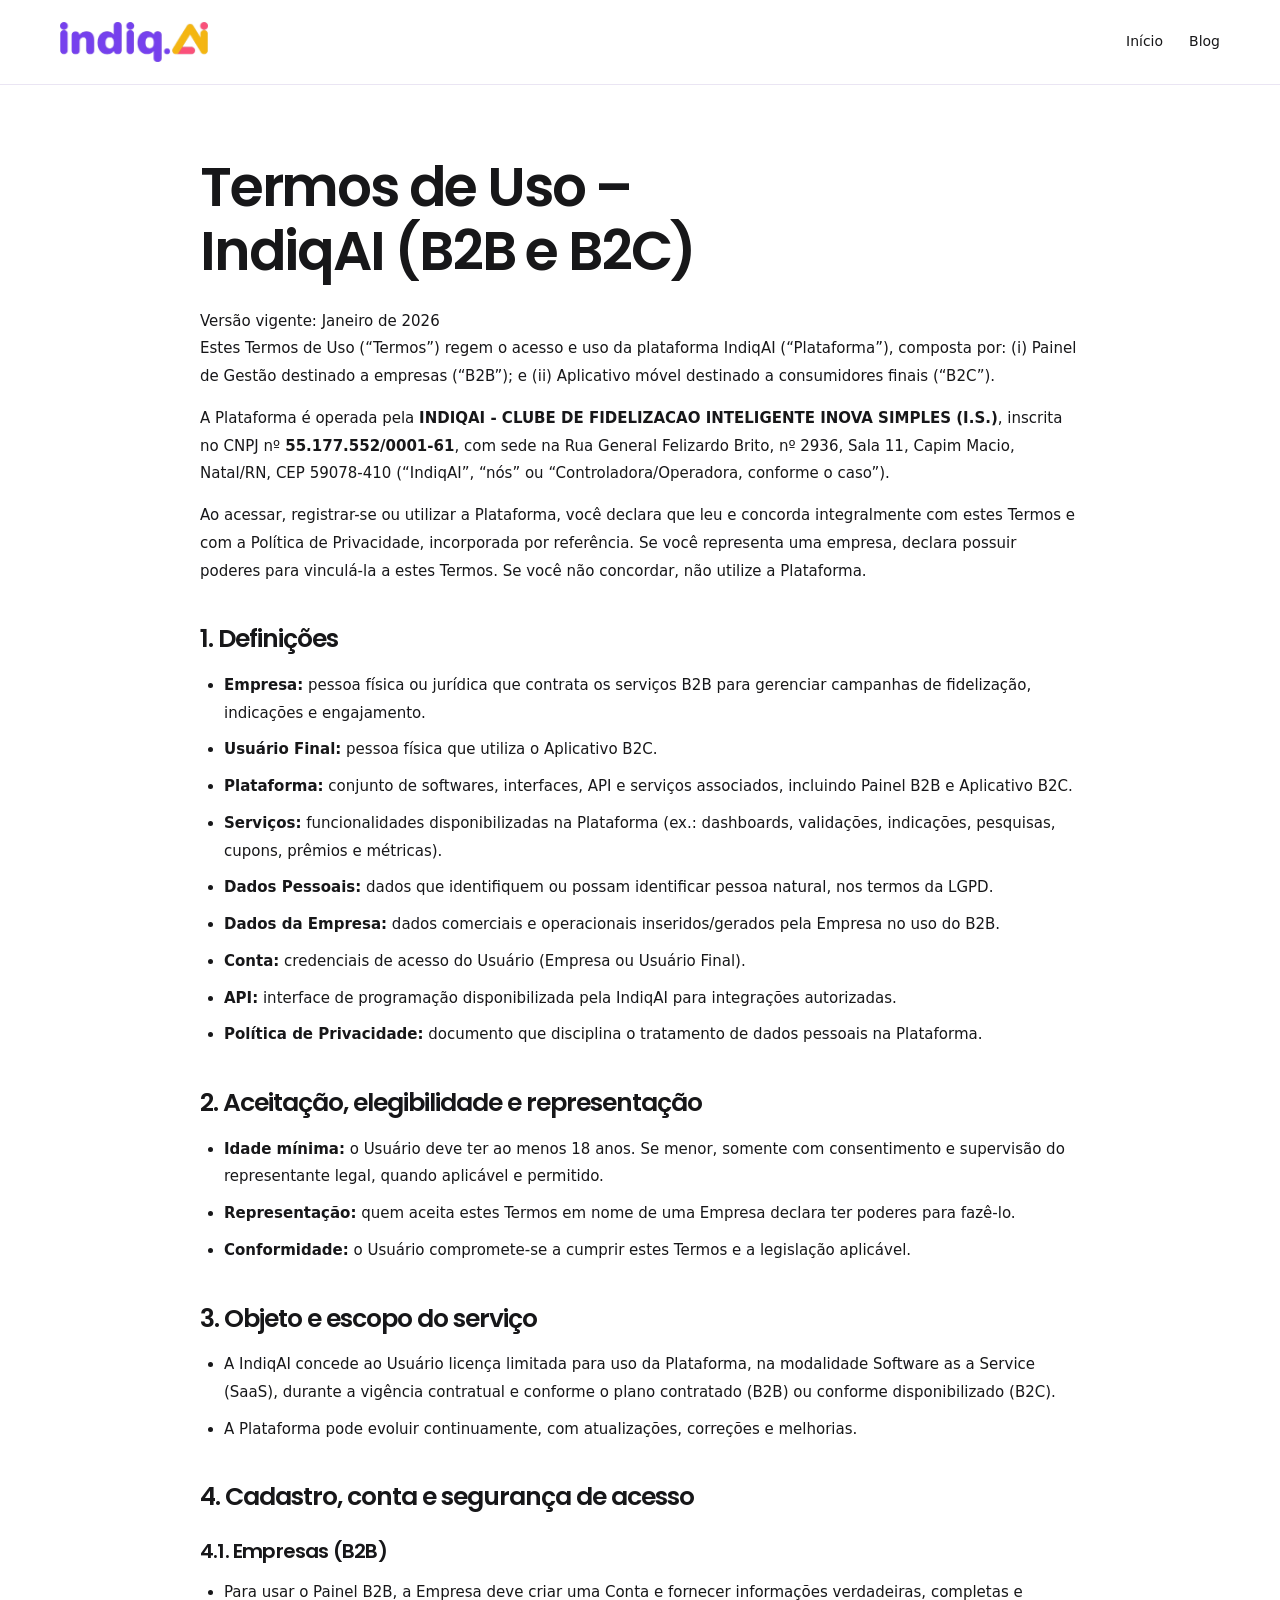
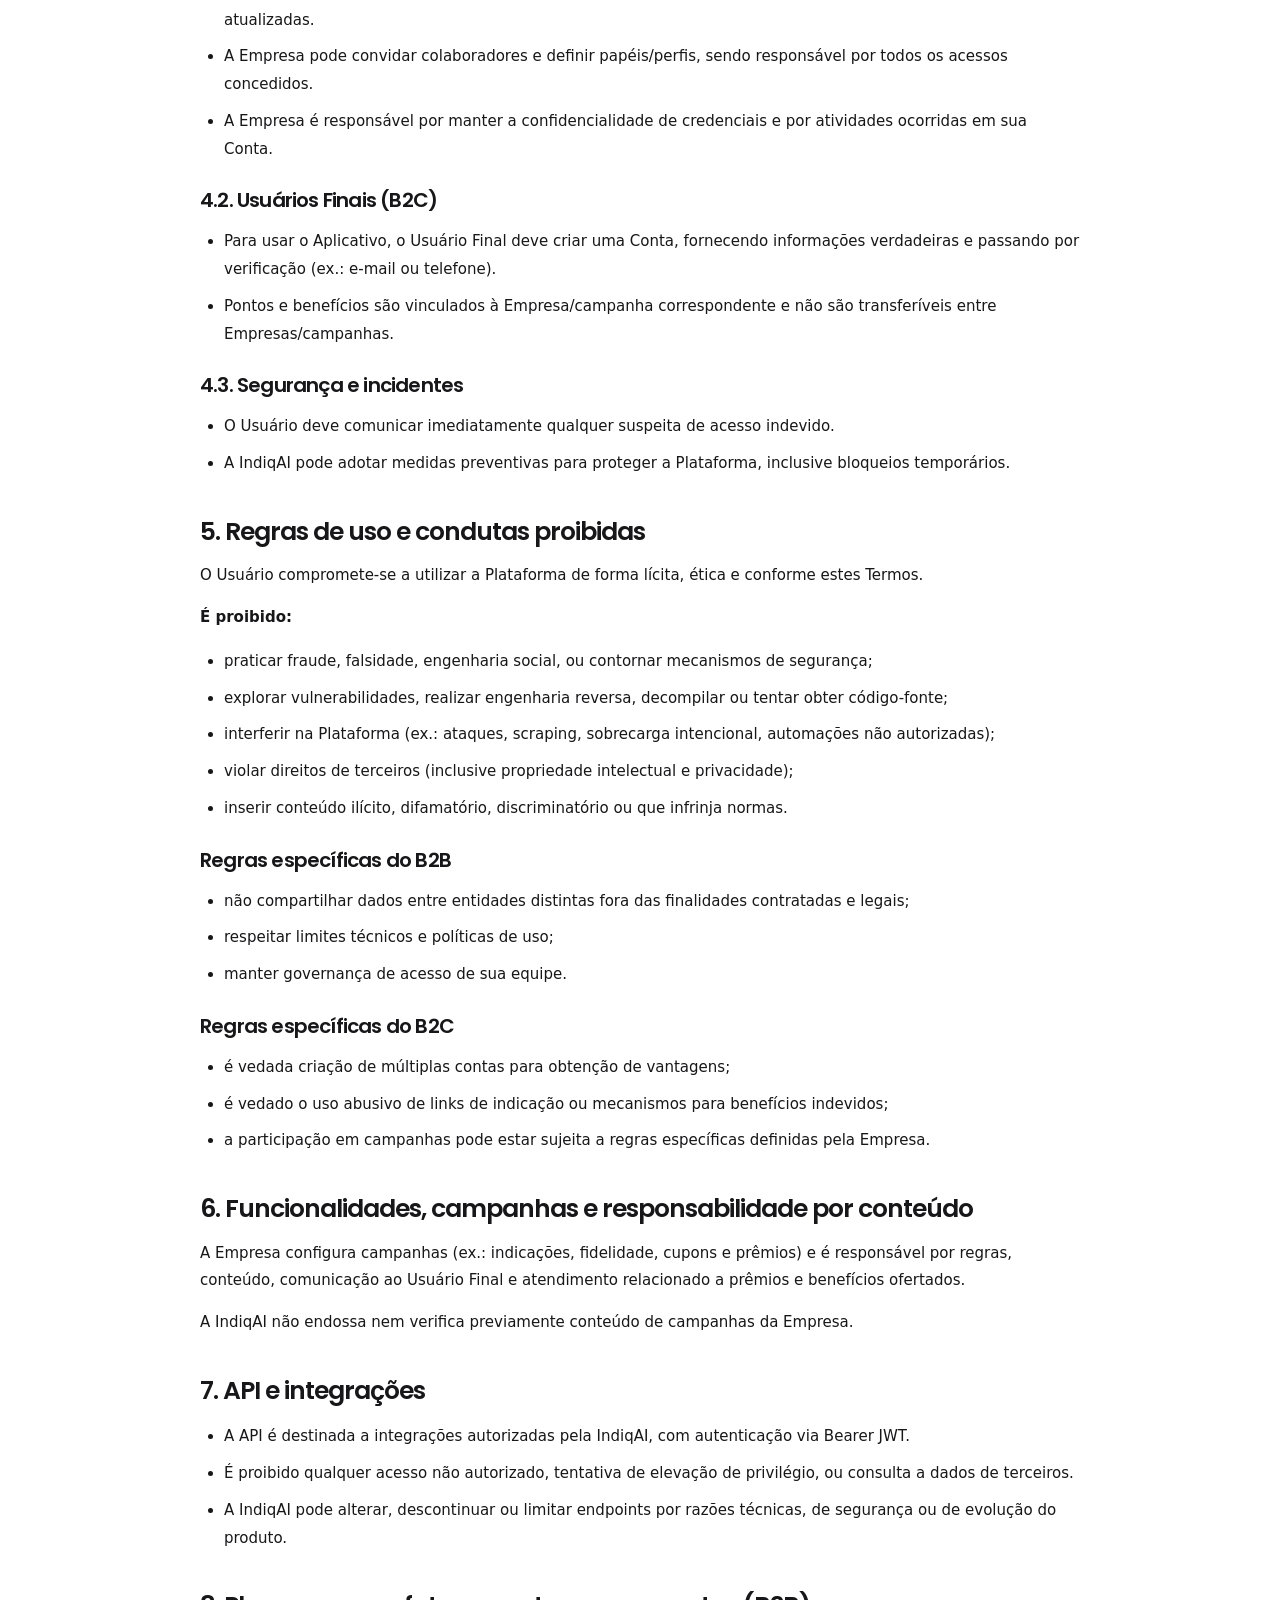
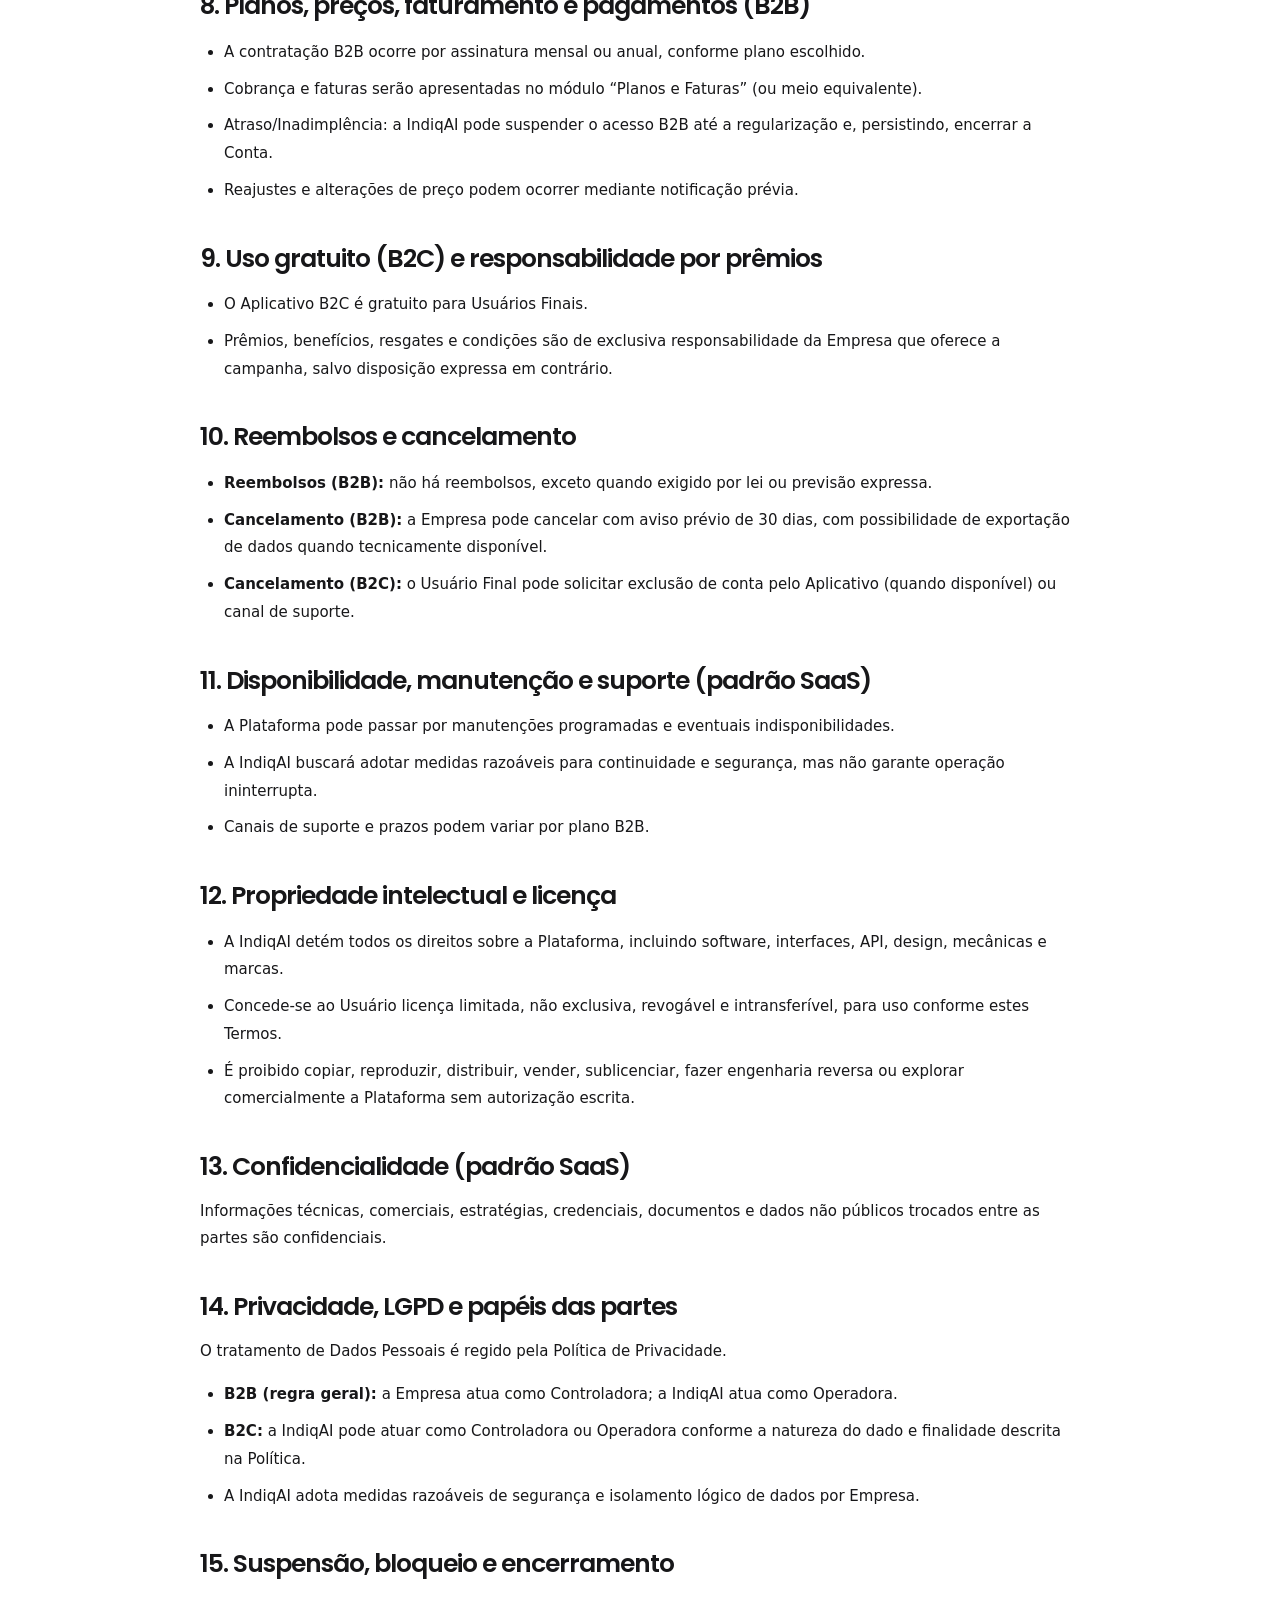
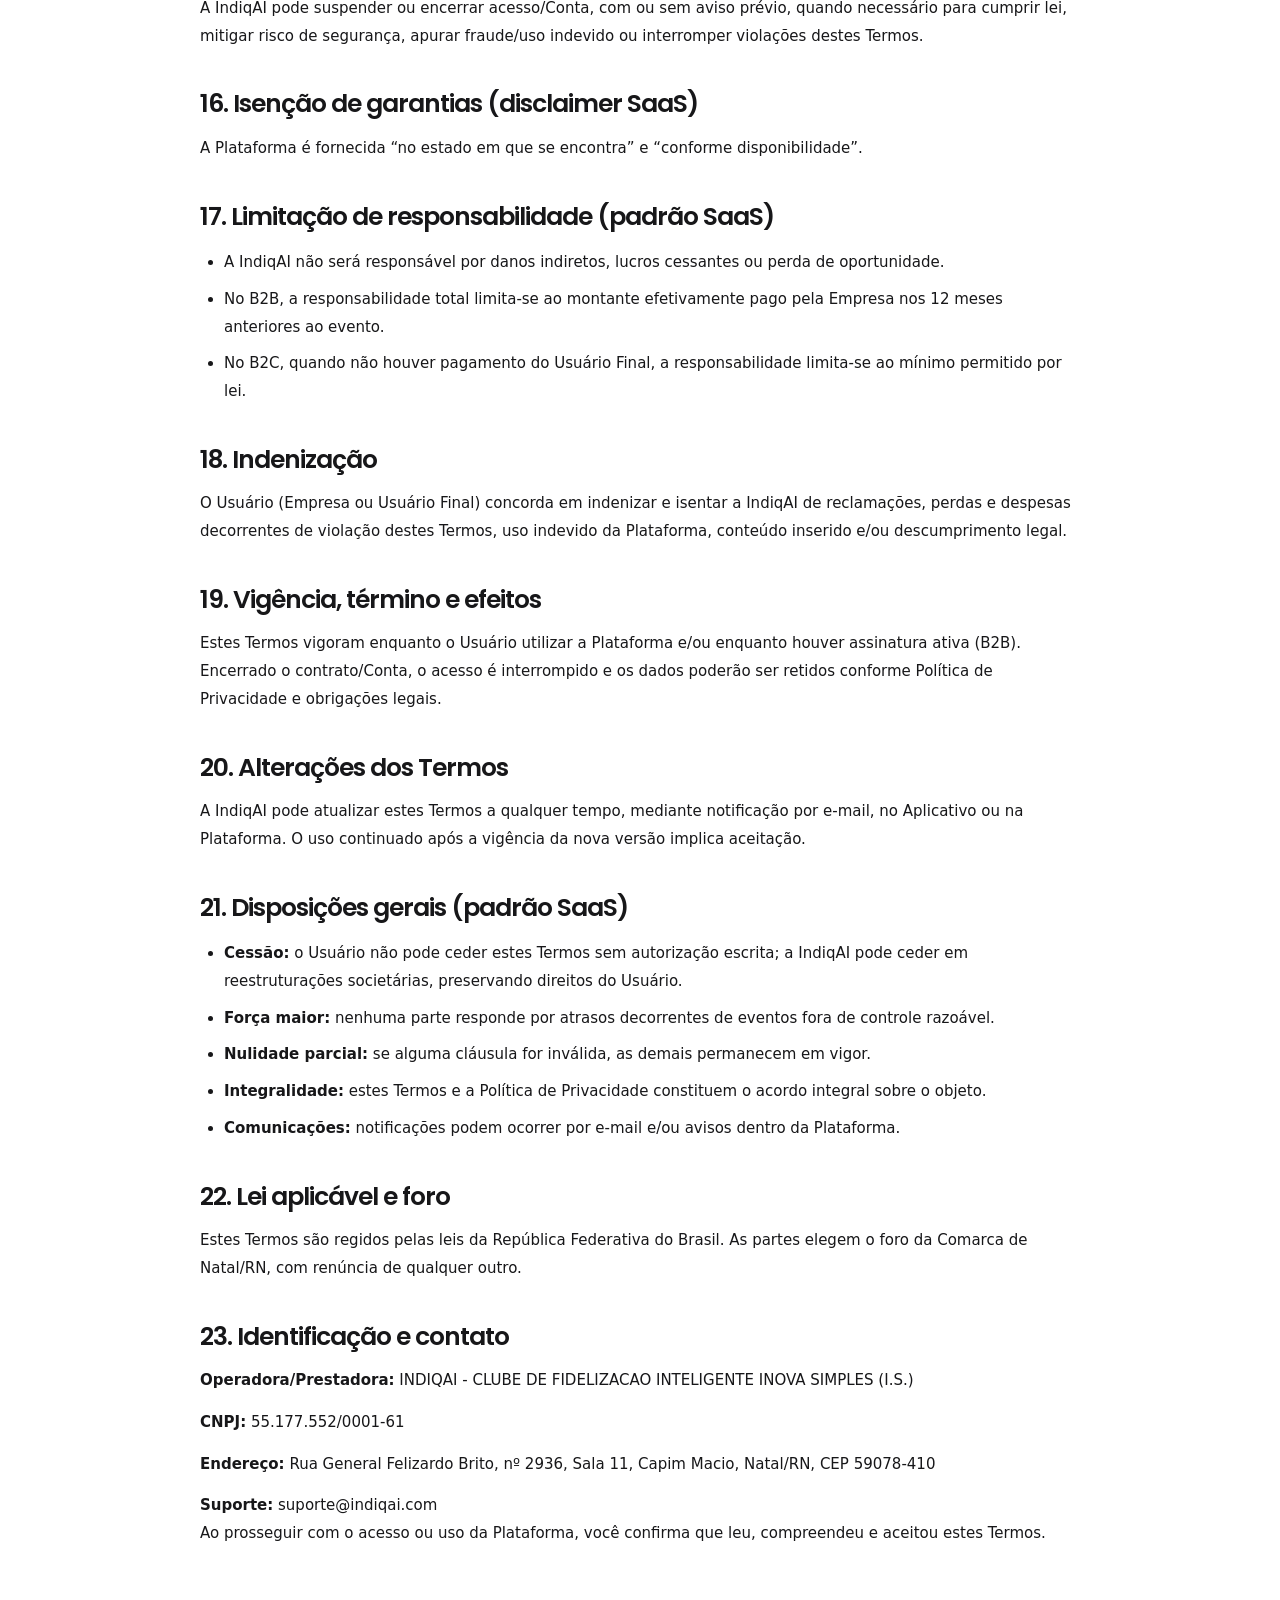
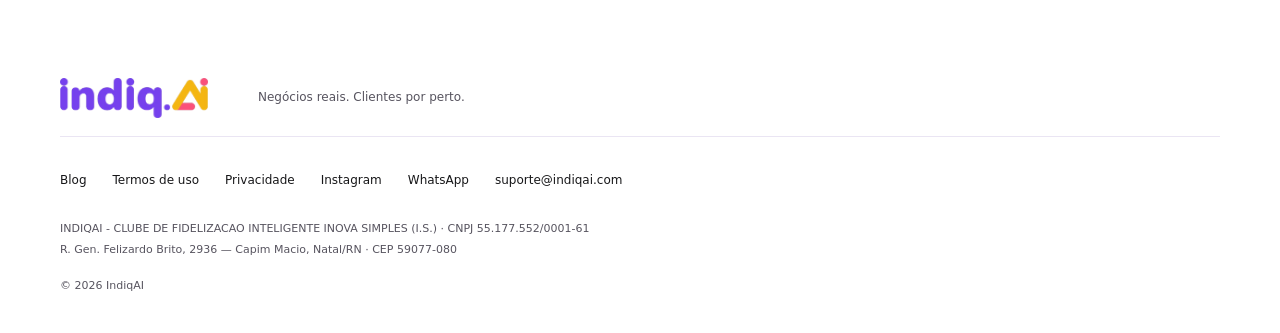
<file: termos/index.html>
<!doctype html><html lang="pt-BR"><head><meta charset="utf-8"><meta name="viewport" content="width=device-width,initial-scale=1"><meta name="theme-color" content="#7541ee"><title>Termos de uso — IndiqAI</title><meta name="description" content="Termos de uso da plataforma IndiqAI. Versão vigente: janeiro de 2026."><link rel="canonical" href="https://indiqai.com/termos/"><link rel="icon" href="../assets/brand/indiqai-icon.png"><link rel="stylesheet" href="../styles.css?v=20261002-2"></head><body><a class="skip-link" href="#conteudo">Pular para o conteúdo</a><header class="site-header"><div class="wrap header-inner"><a class="brand" href="../" aria-label="IndiqAI, início"><img src="../assets/brand/indiqai-logo.webp" width="148" height="40" alt=""></a><nav class="document-nav" aria-label="Navegação principal"><a href="../">Início</a><a href="../blog/">Blog</a></nav></div></header><main class="document wrap" id="conteudo"><div><div><h1>Termos de Uso – IndiqAI (B2B e B2C)</h1><p>Versão vigente: Janeiro de 2026</p></div><section><p>Estes Termos de Uso (“Termos”) regem o acesso e uso da plataforma IndiqAI (“Plataforma”), composta por: (i) Painel de Gestão destinado a empresas (“B2B”); e (ii) Aplicativo móvel destinado a consumidores finais (“B2C”).</p><p>A Plataforma é operada pela <strong>INDIQAI - CLUBE DE FIDELIZACAO INTELIGENTE INOVA SIMPLES (I.S.)</strong>, inscrita no CNPJ nº<strong> 55.177.552/0001-61</strong>, com sede na Rua General Felizardo Brito, nº 2936, Sala 11, Capim Macio, Natal/RN, CEP 59078-410 (“IndiqAI”, “nós” ou “Controladora/Operadora, conforme o caso”).</p><p>Ao acessar, registrar-se ou utilizar a Plataforma, você declara que leu e concorda integralmente com estes Termos e com a Política de Privacidade, incorporada por referência. Se você representa uma empresa, declara possuir poderes para vinculá-la a estes Termos. Se você não concordar, não utilize a Plataforma.</p></section><section><h2>1. Definições</h2><ul><li><strong>Empresa:</strong> pessoa física ou jurídica que contrata os serviços B2B para gerenciar campanhas de fidelização, indicações e engajamento.</li><li><strong>Usuário Final:</strong> pessoa física que utiliza o Aplicativo B2C.</li><li><strong>Plataforma:</strong> conjunto de softwares, interfaces, API e serviços associados, incluindo Painel B2B e Aplicativo B2C.</li><li><strong>Serviços:</strong> funcionalidades disponibilizadas na Plataforma (ex.: dashboards, validações, indicações, pesquisas, cupons, prêmios e métricas).</li><li><strong>Dados Pessoais:</strong> dados que identifiquem ou possam identificar pessoa natural, nos termos da LGPD.</li><li><strong>Dados da Empresa:</strong> dados comerciais e operacionais inseridos/gerados pela Empresa no uso do B2B.</li><li><strong>Conta:</strong> credenciais de acesso do Usuário (Empresa ou Usuário Final).</li><li><strong>API:</strong> interface de programação disponibilizada pela IndiqAI para integrações autorizadas.</li><li><strong>Política de Privacidade:</strong> documento que disciplina o tratamento de dados pessoais na Plataforma.</li></ul></section><section><h2>2. Aceitação, elegibilidade e representação</h2><ul><li><strong>Idade mínima:</strong> o Usuário deve ter ao menos 18 anos. Se menor, somente com consentimento e supervisão do representante legal, quando aplicável e permitido.</li><li><strong>Representação:</strong> quem aceita estes Termos em nome de uma Empresa declara ter poderes para fazê-lo.</li><li><strong>Conformidade:</strong> o Usuário compromete-se a cumprir estes Termos e a legislação aplicável.</li></ul></section><section><h2>3. Objeto e escopo do serviço</h2><ul><li>A IndiqAI concede ao Usuário licença limitada para uso da Plataforma, na modalidade Software as a Service (SaaS), durante a vigência contratual e conforme o plano contratado (B2B) ou conforme disponibilizado (B2C).</li><li>A Plataforma pode evoluir continuamente, com atualizações, correções e melhorias.</li></ul></section><section><h2>4. Cadastro, conta e segurança de acesso</h2><h3>4.1. Empresas (B2B)</h3><ul><li>Para usar o Painel B2B, a Empresa deve criar uma Conta e fornecer informações verdadeiras, completas e atualizadas.</li><li>A Empresa pode convidar colaboradores e definir papéis/perfis, sendo responsável por todos os acessos concedidos.</li><li>A Empresa é responsável por manter a confidencialidade de credenciais e por atividades ocorridas em sua Conta.</li></ul><h3>4.2. Usuários Finais (B2C)</h3><ul><li>Para usar o Aplicativo, o Usuário Final deve criar uma Conta, fornecendo informações verdadeiras e passando por verificação (ex.: e-mail ou telefone).</li><li>Pontos e benefícios são vinculados à Empresa/campanha correspondente e não são transferíveis entre Empresas/campanhas.</li></ul><h3>4.3. Segurança e incidentes</h3><ul><li>O Usuário deve comunicar imediatamente qualquer suspeita de acesso indevido.</li><li>A IndiqAI pode adotar medidas preventivas para proteger a Plataforma, inclusive bloqueios temporários.</li></ul></section><section><h2>5. Regras de uso e condutas proibidas</h2><p>O Usuário compromete-se a utilizar a Plataforma de forma lícita, ética e conforme estes Termos.</p><p><strong>É proibido:</strong></p><ul><li>praticar fraude, falsidade, engenharia social, ou contornar mecanismos de segurança;</li><li>explorar vulnerabilidades, realizar engenharia reversa, decompilar ou tentar obter código-fonte;</li><li>interferir na Plataforma (ex.: ataques, scraping, sobrecarga intencional, automações não autorizadas);</li><li>violar direitos de terceiros (inclusive propriedade intelectual e privacidade);</li><li>inserir conteúdo ilícito, difamatório, discriminatório ou que infrinja normas.</li></ul><h3>Regras específicas do B2B</h3><ul><li>não compartilhar dados entre entidades distintas fora das finalidades contratadas e legais;</li><li>respeitar limites técnicos e políticas de uso;</li><li>manter governança de acesso de sua equipe.</li></ul><h3>Regras específicas do B2C</h3><ul><li>é vedada criação de múltiplas contas para obtenção de vantagens;</li><li>é vedado o uso abusivo de links de indicação ou mecanismos para benefícios indevidos;</li><li>a participação em campanhas pode estar sujeita a regras específicas definidas pela Empresa.</li></ul></section><section><h2>6. Funcionalidades, campanhas e responsabilidade por conteúdo</h2><p>A Empresa configura campanhas (ex.: indicações, fidelidade, cupons e prêmios) e é responsável por regras, conteúdo, comunicação ao Usuário Final e atendimento relacionado a prêmios e benefícios ofertados.</p><p>A IndiqAI não endossa nem verifica previamente conteúdo de campanhas da Empresa.</p></section><section><h2>7. API e integrações</h2><ul><li>A API é destinada a integrações autorizadas pela IndiqAI, com autenticação via Bearer JWT.</li><li>É proibido qualquer acesso não autorizado, tentativa de elevação de privilégio, ou consulta a dados de terceiros.</li><li>A IndiqAI pode alterar, descontinuar ou limitar endpoints por razões técnicas, de segurança ou de evolução do produto.</li></ul></section><section><h2>8. Planos, preços, faturamento e pagamentos (B2B)</h2><ul><li>A contratação B2B ocorre por assinatura mensal ou anual, conforme plano escolhido.</li><li>Cobrança e faturas serão apresentadas no módulo “Planos e Faturas” (ou meio equivalente).</li><li>Atraso/Inadimplência: a IndiqAI pode suspender o acesso B2B até a regularização e, persistindo, encerrar a Conta.</li><li>Reajustes e alterações de preço podem ocorrer mediante notificação prévia.</li></ul></section><section><h2>9. Uso gratuito (B2C) e responsabilidade por prêmios</h2><ul><li>O Aplicativo B2C é gratuito para Usuários Finais.</li><li>Prêmios, benefícios, resgates e condições são de exclusiva responsabilidade da Empresa que oferece a campanha, salvo disposição expressa em contrário.</li></ul></section><section><h2>10. Reembolsos e cancelamento</h2><ul><li><strong>Reembolsos (B2B):</strong> não há reembolsos, exceto quando exigido por lei ou previsão expressa.</li><li><strong>Cancelamento (B2B):</strong> a Empresa pode cancelar com aviso prévio de 30 dias, com possibilidade de exportação de dados quando tecnicamente disponível.</li><li><strong>Cancelamento (B2C):</strong> o Usuário Final pode solicitar exclusão de conta pelo Aplicativo (quando disponível) ou canal de suporte.</li></ul></section><section><h2>11. Disponibilidade, manutenção e suporte (padrão SaaS)</h2><ul><li>A Plataforma pode passar por manutenções programadas e eventuais indisponibilidades.</li><li>A IndiqAI buscará adotar medidas razoáveis para continuidade e segurança, mas não garante operação ininterrupta.</li><li>Canais de suporte e prazos podem variar por plano B2B.</li></ul></section><section><h2>12. Propriedade intelectual e licença</h2><ul><li>A IndiqAI detém todos os direitos sobre a Plataforma, incluindo software, interfaces, API, design, mecânicas e marcas.</li><li>Concede-se ao Usuário licença limitada, não exclusiva, revogável e intransferível, para uso conforme estes Termos.</li><li>É proibido copiar, reproduzir, distribuir, vender, sublicenciar, fazer engenharia reversa ou explorar comercialmente a Plataforma sem autorização escrita.</li></ul></section><section><h2>13. Confidencialidade (padrão SaaS)</h2><p>Informações técnicas, comerciais, estratégias, credenciais, documentos e dados não públicos trocados entre as partes são confidenciais.</p></section><section><h2>14. Privacidade, LGPD e papéis das partes</h2><p>O tratamento de Dados Pessoais é regido pela Política de Privacidade.</p><ul><li><strong>B2B (regra geral):</strong> a Empresa atua como Controladora; a IndiqAI atua como Operadora.</li><li><strong>B2C:</strong> a IndiqAI pode atuar como Controladora ou Operadora conforme a natureza do dado e finalidade descrita na Política.</li><li>A IndiqAI adota medidas razoáveis de segurança e isolamento lógico de dados por Empresa.</li></ul></section><section><h2>15. Suspensão, bloqueio e encerramento</h2><p>A IndiqAI pode suspender ou encerrar acesso/Conta, com ou sem aviso prévio, quando necessário para cumprir lei, mitigar risco de segurança, apurar fraude/uso indevido ou interromper violações destes Termos.</p></section><section><h2>16. Isenção de garantias (disclaimer SaaS)</h2><p>A Plataforma é fornecida “no estado em que se encontra” e “conforme disponibilidade”.</p></section><section><h2>17. Limitação de responsabilidade (padrão SaaS)</h2><ul><li>A IndiqAI não será responsável por danos indiretos, lucros cessantes ou perda de oportunidade.</li><li>No B2B, a responsabilidade total limita-se ao montante efetivamente pago pela Empresa nos 12 meses anteriores ao evento.</li><li>No B2C, quando não houver pagamento do Usuário Final, a responsabilidade limita-se ao mínimo permitido por lei.</li></ul></section><section><h2>18. Indenização</h2><p>O Usuário (Empresa ou Usuário Final) concorda em indenizar e isentar a IndiqAI de reclamações, perdas e despesas decorrentes de violação destes Termos, uso indevido da Plataforma, conteúdo inserido e/ou descumprimento legal.</p></section><section><h2>19. Vigência, término e efeitos</h2><p>Estes Termos vigoram enquanto o Usuário utilizar a Plataforma e/ou enquanto houver assinatura ativa (B2B). Encerrado o contrato/Conta, o acesso é interrompido e os dados poderão ser retidos conforme Política de Privacidade e obrigações legais.</p></section><section><h2>20. Alterações dos Termos</h2><p>A IndiqAI pode atualizar estes Termos a qualquer tempo, mediante notificação por e-mail, no Aplicativo ou na Plataforma. O uso continuado após a vigência da nova versão implica aceitação.</p></section><section><h2>21. Disposições gerais (padrão SaaS)</h2><ul><li><strong>Cessão:</strong> o Usuário não pode ceder estes Termos sem autorização escrita; a IndiqAI pode ceder em reestruturações societárias, preservando direitos do Usuário.</li><li><strong>Força maior:</strong> nenhuma parte responde por atrasos decorrentes de eventos fora de controle razoável.</li><li><strong>Nulidade parcial:</strong> se alguma cláusula for inválida, as demais permanecem em vigor.</li><li><strong>Integralidade:</strong> estes Termos e a Política de Privacidade constituem o acordo integral sobre o objeto.</li><li><strong>Comunicações:</strong> notificações podem ocorrer por e-mail e/ou avisos dentro da Plataforma.</li></ul></section><section><h2>22. Lei aplicável e foro</h2><p>Estes Termos são regidos pelas leis da República Federativa do Brasil. As partes elegem o foro da Comarca de Natal/RN, com renúncia de qualquer outro.</p></section><section><h2>23. Identificação e contato</h2><div><p><strong>Operadora/Prestadora:</strong> INDIQAI - CLUBE DE FIDELIZACAO INTELIGENTE INOVA SIMPLES (I.S.)</p><p><strong>CNPJ:</strong> 55.177.552/0001-61</p><p><strong>Endereço:</strong> Rua General Felizardo Brito, nº 2936, Sala 11, Capim Macio, Natal/RN, CEP 59078-410</p><p><strong>Suporte:</strong> suporte@indiqai.com</p></div><p>Ao prosseguir com o acesso ou uso da Plataforma, você confirma que leu, compreendeu e aceitou estes Termos.</p></section></div></main><footer class="site-footer"><div class="wrap footer-inner"><a class="brand" href="../" aria-label="IndiqAI, início"><img src="../assets/brand/indiqai-logo.webp" width="148" height="40" alt=""></a><p>Negócios reais. Clientes por perto.</p><div class="footer-links"><a href="../blog/">Blog</a><a href="../termos/">Termos de uso</a><a href="../privacidade/">Privacidade</a><a href="https://www.instagram.com/indiq.ai/">Instagram</a><a href="https://wa.me/5511999922986">WhatsApp</a><a href="mailto:suporte@indiqai.com">suporte@indiqai.com</a></div><address>INDIQAI - CLUBE DE FIDELIZACAO INTELIGENTE INOVA SIMPLES (I.S.) · CNPJ 55.177.552/0001-61<br>R. Gen. Felizardo Brito, 2936 — Capim Macio, Natal/RN · CEP 59077-080</address><small>© 2026 IndiqAI</small></div></footer></body></html>
</file>
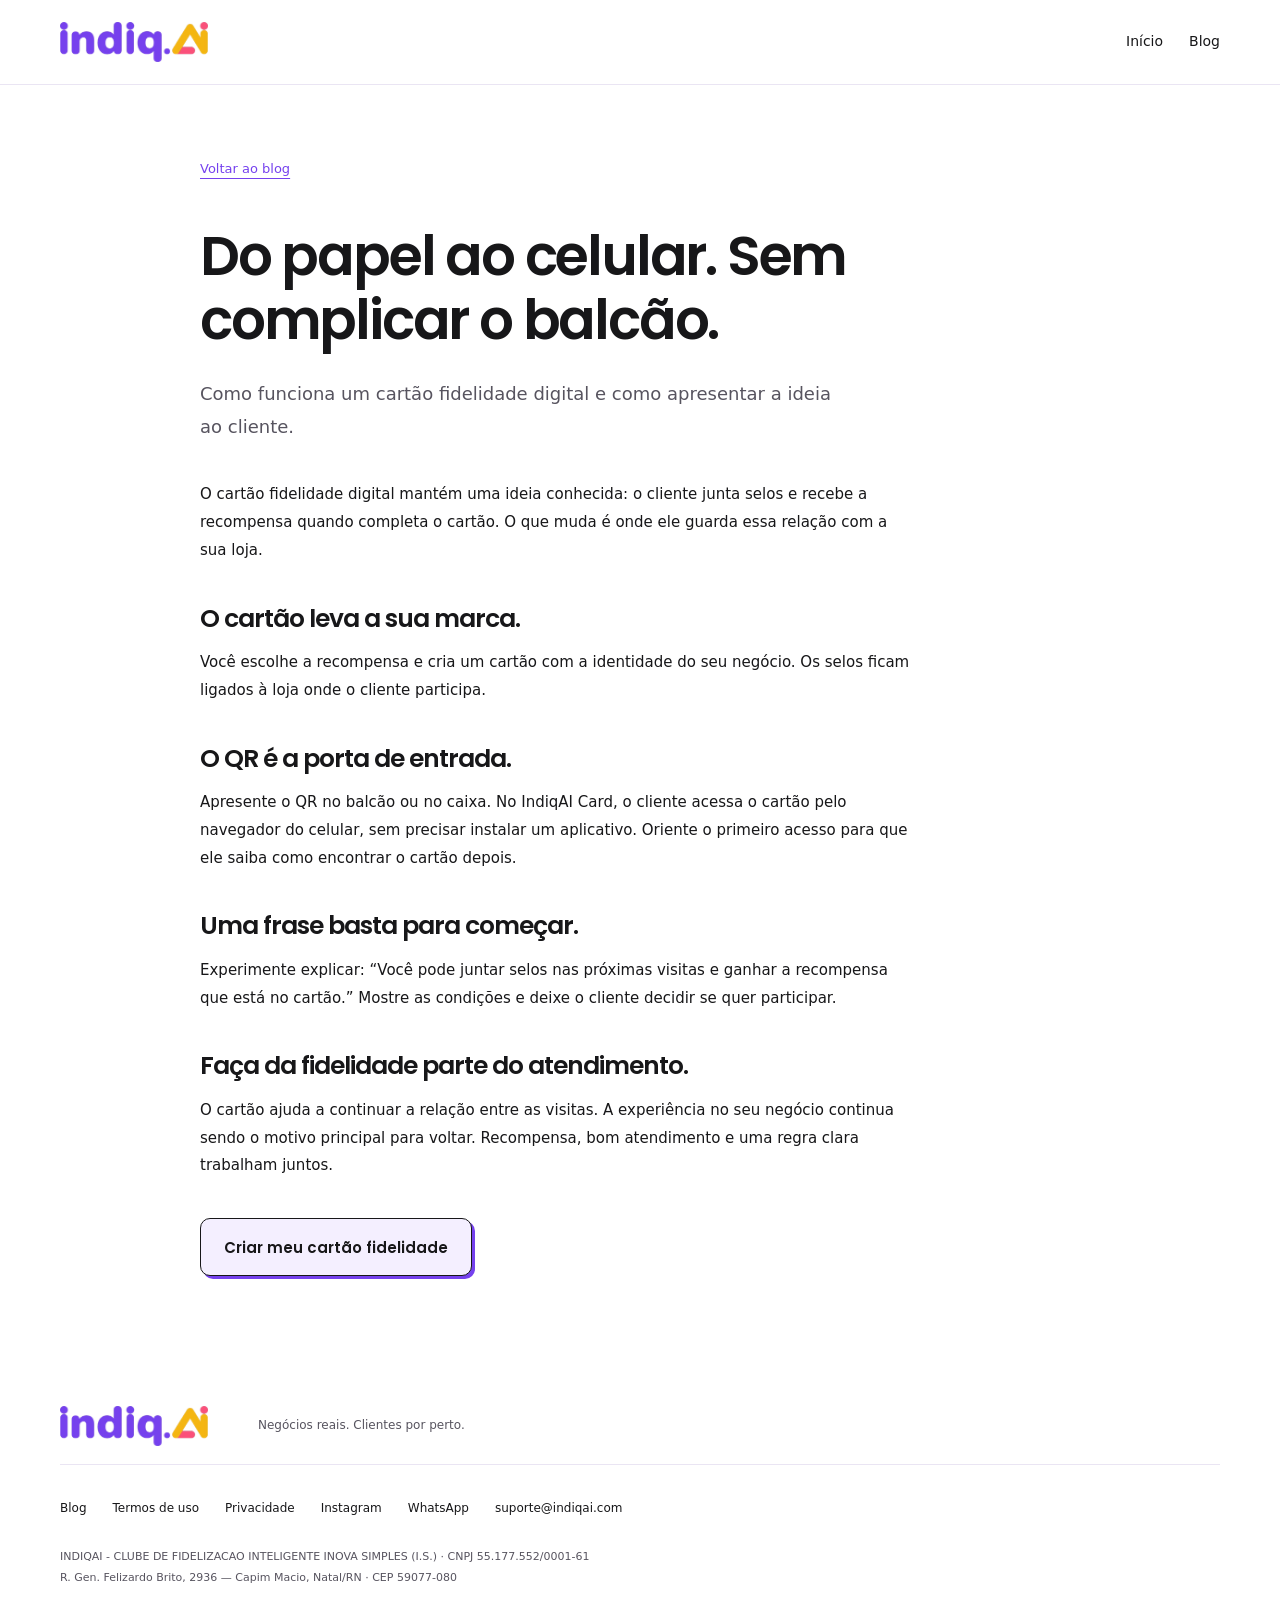
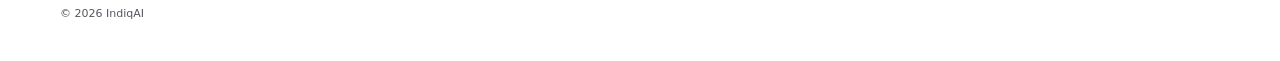
<file: blog/cartao-fidelidade-digital/index.html>
<!doctype html><html lang="pt-BR"><head><meta charset="utf-8"><meta name="viewport" content="width=device-width,initial-scale=1"><meta name="theme-color" content="#7541ee"><title>Do papel ao celular. Sem complicar o balcão. — IndiqAI</title><meta name="description" content="Como funciona um cartão fidelidade digital e como apresentar a ideia ao cliente."><link rel="canonical" href="https://indiqai.com/blog/cartao-fidelidade-digital/"><link rel="icon" href="../../assets/brand/indiqai-icon.png"><link rel="stylesheet" href="../../styles.css?v=20261002-2"><script type="application/ld+json">{"@context": "https://schema.org", "@type": "BlogPosting", "headline": "Do papel ao celular. Sem complicar o balcão.", "description": "Como funciona um cartão fidelidade digital e como apresentar a ideia ao cliente.", "author": {"@type": "Organization", "name": "IndiqAI"}, "publisher": {"@type": "Organization", "name": "IndiqAI"}, "mainEntityOfPage": "https://indiqai.com/blog/cartao-fidelidade-digital/"}</script></head><body><a class="skip-link" href="#conteudo">Pular para o conteúdo</a><header class="site-header"><div class="wrap header-inner"><a class="brand" href="../../" aria-label="IndiqAI, início"><img src="../../assets/brand/indiqai-logo.webp" width="148" height="40" alt=""></a><nav class="document-nav" aria-label="Navegação principal"><a href="../../">Início</a><a href="../../blog/">Blog</a></nav></div></header><main class="document wrap" id="conteudo"><article class="blog-article"><a class="back-link" href="../">Voltar ao blog</a><h1>Do papel ao celular. Sem complicar o balcão.</h1><p class="article-lede">Como funciona um cartão fidelidade digital e como apresentar a ideia ao cliente.</p><div class="article-body"><p>O cartão fidelidade digital mantém uma ideia conhecida: o cliente junta selos e recebe a recompensa quando completa o cartão. O que muda é onde ele guarda essa relação com a sua loja.</p><h2>O cartão leva a sua marca.</h2><p>Você escolhe a recompensa e cria um cartão com a identidade do seu negócio. Os selos ficam ligados à loja onde o cliente participa.</p><h2>O QR é a porta de entrada.</h2><p>Apresente o QR no balcão ou no caixa. No IndiqAI Card, o cliente acessa o cartão pelo navegador do celular, sem precisar instalar um aplicativo. Oriente o primeiro acesso para que ele saiba como encontrar o cartão depois.</p><h2>Uma frase basta para começar.</h2><p>Experimente explicar: “Você pode juntar selos nas próximas visitas e ganhar a recompensa que está no cartão.” Mostre as condições e deixe o cliente decidir se quer participar.</p><h2>Faça da fidelidade parte do atendimento.</h2><p>O cartão ajuda a continuar a relação entre as visitas. A experiência no seu negócio continua sendo o motivo principal para voltar. Recompensa, bom atendimento e uma regra clara trabalham juntos.</p></div><a class="button" href="https://card.indiqai.com/#inicio">Criar meu cartão fidelidade</a></article></main><footer class="site-footer"><div class="wrap footer-inner"><a class="brand" href="../../" aria-label="IndiqAI, início"><img src="../../assets/brand/indiqai-logo.webp" width="148" height="40" alt=""></a><p>Negócios reais. Clientes por perto.</p><div class="footer-links"><a href="../../blog/">Blog</a><a href="../../termos/">Termos de uso</a><a href="../../privacidade/">Privacidade</a><a href="https://www.instagram.com/indiq.ai/">Instagram</a><a href="https://wa.me/5511999922986">WhatsApp</a><a href="mailto:suporte@indiqai.com">suporte@indiqai.com</a></div><address>INDIQAI - CLUBE DE FIDELIZACAO INTELIGENTE INOVA SIMPLES (I.S.) · CNPJ 55.177.552/0001-61<br>R. Gen. Felizardo Brito, 2936 — Capim Macio, Natal/RN · CEP 59077-080</address><small>© 2026 IndiqAI</small></div></footer></body></html>
</file>
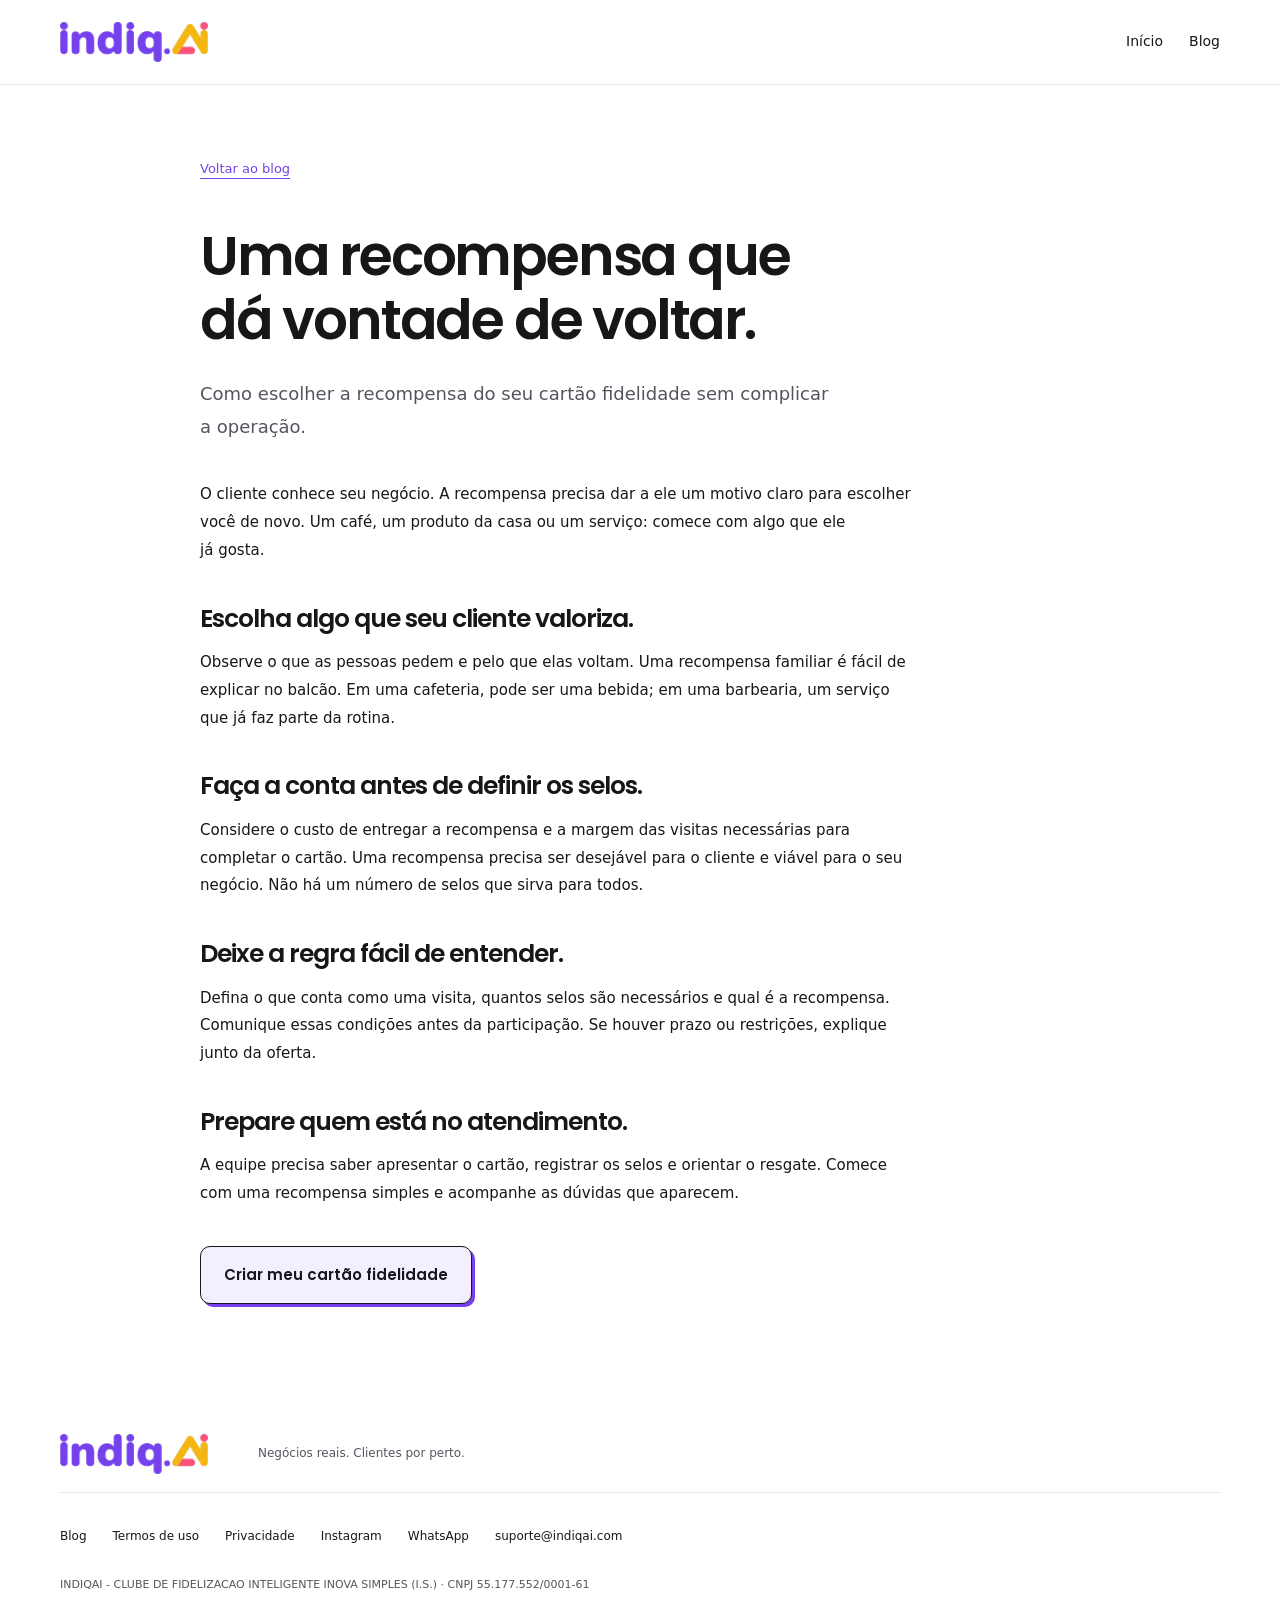
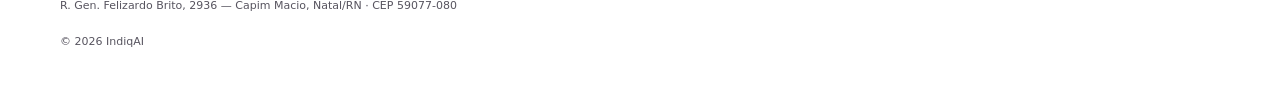
<file: blog/como-escolher-a-recompensa/index.html>
<!doctype html><html lang="pt-BR"><head><meta charset="utf-8"><meta name="viewport" content="width=device-width,initial-scale=1"><meta name="theme-color" content="#7541ee"><title>Uma recompensa que dá vontade de voltar. — IndiqAI</title><meta name="description" content="Como escolher a recompensa do seu cartão fidelidade sem complicar a operação."><link rel="canonical" href="https://indiqai.com/blog/como-escolher-a-recompensa/"><link rel="icon" href="../../assets/brand/indiqai-icon.png"><link rel="stylesheet" href="../../styles.css?v=20261002-2"><script type="application/ld+json">{"@context": "https://schema.org", "@type": "BlogPosting", "headline": "Uma recompensa que dá vontade de voltar.", "description": "Como escolher a recompensa do seu cartão fidelidade sem complicar a operação.", "author": {"@type": "Organization", "name": "IndiqAI"}, "publisher": {"@type": "Organization", "name": "IndiqAI"}, "mainEntityOfPage": "https://indiqai.com/blog/como-escolher-a-recompensa/"}</script></head><body><a class="skip-link" href="#conteudo">Pular para o conteúdo</a><header class="site-header"><div class="wrap header-inner"><a class="brand" href="../../" aria-label="IndiqAI, início"><img src="../../assets/brand/indiqai-logo.webp" width="148" height="40" alt=""></a><nav class="document-nav" aria-label="Navegação principal"><a href="../../">Início</a><a href="../../blog/">Blog</a></nav></div></header><main class="document wrap" id="conteudo"><article class="blog-article"><a class="back-link" href="../">Voltar ao blog</a><h1>Uma recompensa que dá vontade de voltar.</h1><p class="article-lede">Como escolher a recompensa do seu cartão fidelidade sem complicar a operação.</p><div class="article-body"><p>O cliente conhece seu negócio. A recompensa precisa dar a ele um motivo claro para escolher você de novo. Um café, um produto da casa ou um serviço: comece com algo que ele já gosta.</p><h2>Escolha algo que seu cliente valoriza.</h2><p>Observe o que as pessoas pedem e pelo que elas voltam. Uma recompensa familiar é fácil de explicar no balcão. Em uma cafeteria, pode ser uma bebida; em uma barbearia, um serviço que já faz parte da rotina.</p><h2>Faça a conta antes de definir os selos.</h2><p>Considere o custo de entregar a recompensa e a margem das visitas necessárias para completar o cartão. Uma recompensa precisa ser desejável para o cliente e viável para o seu negócio. Não há um número de selos que sirva para todos.</p><h2>Deixe a regra fácil de entender.</h2><p>Defina o que conta como uma visita, quantos selos são necessários e qual é a recompensa. Comunique essas condições antes da participação. Se houver prazo ou restrições, explique junto da oferta.</p><h2>Prepare quem está no atendimento.</h2><p>A equipe precisa saber apresentar o cartão, registrar os selos e orientar o resgate. Comece com uma recompensa simples e acompanhe as dúvidas que aparecem.</p></div><a class="button" href="https://card.indiqai.com/#inicio">Criar meu cartão fidelidade</a></article></main><footer class="site-footer"><div class="wrap footer-inner"><a class="brand" href="../../" aria-label="IndiqAI, início"><img src="../../assets/brand/indiqai-logo.webp" width="148" height="40" alt=""></a><p>Negócios reais. Clientes por perto.</p><div class="footer-links"><a href="../../blog/">Blog</a><a href="../../termos/">Termos de uso</a><a href="../../privacidade/">Privacidade</a><a href="https://www.instagram.com/indiq.ai/">Instagram</a><a href="https://wa.me/5511999922986">WhatsApp</a><a href="mailto:suporte@indiqai.com">suporte@indiqai.com</a></div><address>INDIQAI - CLUBE DE FIDELIZACAO INTELIGENTE INOVA SIMPLES (I.S.) · CNPJ 55.177.552/0001-61<br>R. Gen. Felizardo Brito, 2936 — Capim Macio, Natal/RN · CEP 59077-080</address><small>© 2026 IndiqAI</small></div></footer></body></html>
</file>
<file: styles.css>
@font-face{font-family:Poppins;src:url('./assets/fonts/poppins-400.woff2') format('woff2');font-weight:400;font-display:swap}
@font-face{font-family:Poppins;src:url('./assets/fonts/poppins-500.woff2') format('woff2');font-weight:500;font-display:swap}
@font-face{font-family:Poppins;src:url('./assets/fonts/poppins-600.woff2') format('woff2');font-weight:600;font-display:swap}
@font-face{font-family:Poppins;src:url('./assets/fonts/poppins-700.woff2') format('woff2');font-weight:700;font-display:swap}
:root{--violet:#7541ee;--purple-ink:#6432d2;--pink:#fb517a;--gold:#f4b512;--black:#171719;--neutral:#ebebeb;--lavender:#f4efff;--muted:#57545f;--ease:cubic-bezier(.22,1,.36,1);font-family:system-ui,-apple-system,BlinkMacSystemFont,"Segoe UI",sans-serif;color:var(--black);background:#fff;font-synthesis:none;scroll-behavior:smooth;scroll-padding-top:96px}
*{box-sizing:border-box}body{margin:0;font-size:16px;line-height:1.65;-webkit-font-smoothing:antialiased}h1,h2,h3,p,figure{margin:0}h1,h2,h3{font-family:Poppins,system-ui,sans-serif;line-height:1.15;letter-spacing:-.045em;font-weight:600}a{color:inherit;text-underline-offset:5px}button{font:inherit}img{display:block;max-width:100%;height:auto}svg{width:24px;height:24px;fill:none;stroke:currentColor;stroke-width:1.8;stroke-linecap:round;stroke-linejoin:round;flex:none}.svg-library{position:absolute;width:0;height:0;overflow:hidden}.wrap{width:min(1160px,calc(100% - 64px));margin-inline:auto}.purple{color:var(--purple-ink)}::selection{background:#dfd1ff;color:#171719}:focus-visible{outline:3px solid var(--purple-ink);outline-offset:5px}.closing :focus-visible{outline-color:var(--gold)}.skip-link{position:fixed;top:12px;left:12px;z-index:30;background:#fff;padding:12px 18px;border:2px solid var(--black);transform:translateY(-160%)}.skip-link:focus{transform:none}
.button{--shadow:var(--violet);display:inline-flex;justify-content:center;align-items:center;gap:20px;min-height:58px;padding:14px 23px;border:1.5px solid var(--black);border-radius:10px;background:#fff;color:var(--black);font-weight:500;font-size:15px;line-height:1.4;text-decoration:none;transition:transform 160ms var(--ease),box-shadow 160ms var(--ease),border-color 160ms;position:relative;max-width:100%;-webkit-tap-highlight-color:transparent}.button svg{width:21px;height:21px;transition:transform 180ms var(--ease)}.button:hover{border-color:var(--shadow);box-shadow:5px 5px 0 var(--shadow);transform:translate(-2px,-2px)}.button:hover svg{transform:translateX(3px)}.button:active{transform:translate(1px,1px);box-shadow:2px 2px 0 var(--shadow)}.button-small{min-height:46px;padding:10px 16px;font-size:13px;gap:14px}.text-link{display:inline-flex;gap:12px;align-items:center;min-height:44px;color:var(--purple-ink);font-size:14px;font-weight:500;text-decoration:none}.text-link:hover{text-decoration:underline}.text-link span{font-size:23px}
.site-header{position:sticky;top:0;z-index:20;background:rgba(255,255,255,.97);border-bottom:1px solid #eae5f3}.header-inner{height:84px;display:flex;align-items:center;justify-content:space-between;gap:24px}.brand{display:inline-flex;align-items:center;min-height:44px;flex:none}.brand img{width:148px;height:40px;object-fit:contain}.nav{display:flex;align-items:center;gap:30px}.nav>a:not(.button){font-size:13px;display:inline-flex;align-items:center;min-height:44px;text-decoration:none}.nav>a:not(.button):hover{color:var(--purple-ink)}.menu-toggle{display:none}
.hero{display:grid;grid-template-columns:minmax(0,1.08fr) minmax(0,1fr);align-items:center;gap:30px;padding-block:62px 38px;min-height:720px}.hero-copy{padding-bottom:30px}.hero h1{font-size:clamp(56px,5.7vw,80px);letter-spacing:-.06em;line-height:1.04}.hero h1 span{display:block}.hero-lede{max-width:480px;margin-top:26px;font-size:18px;line-height:1.7;color:var(--muted)}.hero-actions{display:flex;align-items:flex-start;flex-direction:column;gap:12px;margin-top:28px}.hero-note{font-size:12px;color:var(--muted);margin-top:13px}.hero-scene{position:relative;height:610px;min-width:0;isolation:isolate}.scene-backplate{position:absolute;inset:75px 26px 90px 23px;border-radius:38px;background:var(--lavender);transform:rotate(5deg);z-index:-1}.hero-phone{position:absolute;width:375px;max-width:86%;height:auto;top:4px;left:50%;transform:translateX(-50%) rotate(-4deg);border-radius:36px}.scene-dot{position:absolute;width:30px;height:30px;border:1.5px solid var(--black);border-radius:50%;z-index:1}.dot-pink{background:var(--pink);top:68px;right:20px;box-shadow:3px 3px 0 var(--black)}.dot-gold{background:var(--gold);bottom:94px;left:3px;width:20px;height:20px}.visit-ticket{position:absolute;bottom:67px;left:18px;right:12px;max-width:370px;display:flex;align-items:center;gap:13px;background:#fff;border:1.5px solid var(--black);border-radius:13px;padding:16px;box-shadow:6px 6px 0 var(--violet);transform:rotate(-2deg);z-index:2}.ticket-check{width:44px;height:44px;border-radius:50%;border:1.5px solid var(--black);display:grid;place-items:center;background:var(--gold);flex:none}.visit-ticket strong{display:block;font-size:15px;line-height:1.4}.visit-ticket div>span{font-size:11px;display:block;margin-top:3px;color:var(--muted)}.scene-caption{position:absolute;bottom:4px;left:0;width:100%;text-align:center;font-size:10px;color:var(--muted)}
.brand-line{border-block:1px solid #eae5f3;background:#faf8ff}.brand-line>.wrap{display:flex;justify-content:space-between;gap:20px;padding-block:23px}.brand-line span{display:flex;align-items:center;gap:12px;font-size:13px;font-weight:500}.brand-line svg{color:var(--purple-ink);width:22px;height:22px}.section{padding-block:112px}h2{font-size:clamp(34px,3.8vw,50px);line-height:1.16}.section-intro>p,.customer-copy>p,.owner-heading>p,.audience-intro>p,.faq-intro>p{margin-top:22px;color:var(--muted);font-size:16px}.how{display:grid;grid-template-columns:minmax(0,1fr) minmax(0,1fr);column-gap:90px;align-items:start}.steps{list-style:none;margin:0;padding:0;grid-column:2;grid-row:1 / span 2}.steps li{display:grid;grid-template-columns:66px minmax(0,1fr);gap:23px;align-items:start;padding-bottom:33px;position:relative}.steps li:last-child{padding-bottom:0}.steps li:not(:last-child)::after{content:'';position:absolute;top:76px;bottom:10px;left:31px;width:1px;background:#d9c9fb}.step-art{width:62px;height:62px;display:grid;place-items:center;border:1.5px solid var(--black);border-radius:14px;background:var(--lavender);box-shadow:4px 4px 0 var(--violet)}.steps li:nth-child(2) .step-art{box-shadow:4px 4px 0 var(--pink)}.steps li:nth-child(3) .step-art{box-shadow:4px 4px 0 var(--gold)}.step-art svg{width:29px;height:29px;color:var(--purple-ink)}.steps h3{font-size:22px;letter-spacing:-.035em;margin:4px 0 9px}.steps h3 span{color:var(--purple-ink)}.steps p{font-size:14px;line-height:1.75;color:var(--muted);max-width:330px}.how-cta{justify-self:start;align-self:end;margin-top:35px}
.customer-section{background:var(--lavender);border-block:1px solid #eae5f3}.customer-layout{display:grid;grid-template-columns:minmax(0,1fr) minmax(0,1fr);align-items:center;gap:60px;padding-block:88px}.customer-copy>p{max-width:425px}.benefit-list{list-style:none;padding:0;margin:26px 0 0;display:grid;gap:18px}.benefit-list li{display:flex;align-items:center;gap:14px;font-size:14px}.benefit-list svg{color:var(--purple-ink);width:23px;height:23px}.qr-scene{position:relative;height:580px;isolation:isolate}.qr-backplate{position:absolute;inset:29px 40px 56px;border:1.5px solid var(--black);border-radius:25px;background:var(--violet);transform:rotate(6deg);z-index:-1}.qr-card{position:absolute;width:302px;max-width:80%;left:50%;top:0;transform:translateX(-50%) rotate(-4deg);border:2px solid var(--black);border-radius:26px;background:#fff;padding:23px 25px 30px;box-shadow:7px 9px 0 var(--black)}.qr-heading{display:flex;align-items:center;justify-content:space-between;gap:10px;padding-bottom:16px;border-bottom:1px solid #eae5f3;font-size:12px}.qr-heading svg{width:19px;height:19px}.qr-dot{width:9px;height:9px;border:1px solid var(--black);border-radius:50%;background:var(--gold)}.qr-brand{display:flex;justify-content:center;margin:22px 0 17px}.qr-brand img{width:112px;height:30px}.qr-code{position:relative;background:#fff;width:192px;max-width:100%;margin:auto}.qr-code img{width:100%;height:auto}.scan-line{position:absolute;inset:10% -3px auto;height:3px;background:var(--violet);opacity:0;box-shadow:0 0 0 5px #7541ee18;pointer-events:none}.qr-card>p{text-align:center;font-size:19px;font-weight:600;line-height:1.3;letter-spacing:-.04em;margin-top:14px}.demo-stamps{display:flex;gap:12px;justify-content:center;margin-top:20px}.demo-stamps i{display:block;width:29px;height:29px;border:1.5px solid var(--black);border-radius:50%;background:#fff}.demo-stamps i:first-child{background:var(--violet)}.demo-stamps i:nth-child(2){background:var(--pink)}.demo-stamps .stamp-new{background:var(--gold)}.reward-ticket{position:absolute;bottom:54px;left:17px;right:0;max-width:365px;display:flex;align-items:center;gap:13px;background:#fff;border:1.5px solid var(--black);border-radius:13px;padding:18px;box-shadow:6px 6px 0 var(--pink);transform:rotate(2deg)}.reward-ticket>span{width:42px;height:42px;display:grid;place-items:center;background:var(--violet);color:#fff;border-radius:50%;flex:none}.reward-ticket strong{font-size:14px;line-height:1.4;display:block}.reward-ticket p{font-size:11px;color:var(--muted);margin-top:4px}.qr-caption{position:absolute;bottom:0;left:0;right:0;text-align:center;font-size:10px;color:var(--muted)}
.owner-heading{display:flex;justify-content:space-between;gap:40px;align-items:end}.owner-heading h2{font-size:43px}.owner-heading>p{max-width:390px}.owner-benefits{display:grid;grid-template-columns:repeat(3,minmax(0,1fr));gap:44px;margin-top:55px}.owner-benefits article{border-top:1px solid #d9d3e4;padding-top:28px}.owner-mark{display:block;width:25px;height:25px;border:1.5px solid var(--black);border-radius:50%;box-shadow:3px 3px 0 var(--black);margin-bottom:24px}.mark-purple{background:var(--violet)}.mark-pink{background:var(--pink)}.mark-gold{background:var(--gold)}.owner-benefits h3{font-size:21px;margin-bottom:12px}.owner-benefits p{color:var(--muted);font-size:14px;max-width:290px}.audience-section{background:#faf8ff;border-block:1px solid #eae5f3}.audience-intro{display:flex;justify-content:space-between;align-items:end;gap:40px}.audience-intro>p{padding-bottom:4px}.audience-grid{display:grid;grid-template-columns:repeat(3,minmax(0,1fr));gap:22px;margin-top:38px}.business-card{position:relative;aspect-ratio:1.5;border:1.5px solid var(--black);border-radius:13px;overflow:hidden;background:var(--black);transition:box-shadow 200ms var(--ease),transform 200ms var(--ease)}.business-card img{width:100%;height:100%;object-fit:cover;transition:transform 450ms var(--ease)}.business-card::after{content:'';position:absolute;inset:0;background:linear-gradient(transparent 40%,#000c)}.business-card figcaption{position:absolute;z-index:1;left:20px;bottom:17px;color:#fff;font-size:18px;font-weight:500;letter-spacing:-.025em}.business-card:hover img{transform:scale(1.035)}.business-card:hover{transform:translate(-2px,-2px);box-shadow:5px 5px 0 var(--violet)}.audience-cta{margin-top:34px}
.faq{display:grid;grid-template-columns:minmax(0,.9fr) minmax(0,1.1fr);gap:60px}.faq-intro h2{font-size:44px}.faq-list{display:grid;gap:12px;align-content:start;min-width:0}.faq-item{border:1.5px solid var(--black);border-radius:10px;background:#fff;transition:border-color 180ms,box-shadow 180ms var(--ease)}.faq-item[open]{border-color:var(--violet);box-shadow:4px 4px 0 var(--violet)}.faq-item summary{min-height:68px;padding:19px 20px;display:flex;align-items:center;justify-content:space-between;gap:22px;cursor:pointer;list-style:none;font-size:14px;font-weight:500;line-height:1.55;-webkit-tap-highlight-color:transparent}.faq-item summary::-webkit-details-marker{display:none}.faq-plus{position:relative;width:20px;height:20px;flex:none;transition:transform 230ms var(--ease);color:var(--purple-ink)}.faq-plus::before,.faq-plus::after{content:'';position:absolute;background:currentColor;border-radius:2px}.faq-plus::before{width:16px;height:2px;left:2px;top:9px}.faq-plus::after{width:2px;height:16px;left:9px;top:2px}.faq-item[open] .faq-plus{transform:rotate(45deg)}.faq-item[data-expanded='false'] .faq-plus{transform:none}.faq-body{padding:0 20px 22px}.faq-body p{font-size:14px;line-height:1.8;color:var(--muted)}
.closing{background:linear-gradient(145deg,#7541ee,#693ae3);color:#fff}.closing-inner{display:grid;grid-template-columns:minmax(0,1.35fr) minmax(0,1fr);gap:70px;align-items:center;padding-block:96px}.closing h2{font-size:51px;line-height:1.17}.closing h2 span{color:#ffe099}.closing-copy>p{font-size:16px;color:#fff;margin:24px 0 30px}.button-on-purple{--shadow:var(--pink)}.closing-card{background:var(--neutral);color:var(--black);border:2px solid var(--black);border-radius:18px;padding:28px;box-shadow:10px 12px 0 var(--black);transform:rotate(-4deg);max-width:370px}.closing-card>span{font-size:12px}.closing-card strong{display:block;margin-top:17px;font-weight:600;line-height:1.18;font-size:29px;letter-spacing:-.05em}.closing-card>div{display:flex;gap:12px;margin:25px 0}.closing-card i{width:39px;height:39px;border-radius:50%;border:1.5px solid var(--black);background:var(--violet)}.closing-card i:nth-child(2){background:var(--pink)}.closing-card i:nth-child(3){background:var(--gold)}.closing-card i:nth-child(4){background:var(--black)}.closing-card i:nth-child(5){background:#fff}.closing-card small{font-size:10px}.footer-inner{display:grid;grid-template-columns:auto 1fr;column-gap:50px;row-gap:16px;padding-block:38px}.footer-inner>p{font-size:12px;align-self:center;color:var(--muted)}.footer-inner>div{grid-column:1/-1;display:flex;gap:25px;align-items:center;border-top:1px solid #eae5f3;padding-top:22px;font-size:12px}.footer-inner>div a{display:inline-flex;min-height:44px;align-items:center;text-decoration:none}.footer-inner>div a:hover{color:var(--purple-ink)}.footer-inner>div span{margin-left:auto;color:var(--muted)}
@media(hover:none),(pointer:coarse){.button{border-color:var(--shadow);box-shadow:5px 5px 0 var(--shadow);transform:translate(-2px,-2px)}.button svg{transform:translateX(2px)}.button:active{transform:translate(1px,1px);box-shadow:2px 2px 0 var(--shadow)}}
@media(max-width:1000px){.nav{gap:18px}.hero{gap:16px;min-height:650px}.hero h1{font-size:58px}.hero-scene{height:560px}.hero-phone{width:335px}.scene-caption{font-size:9px}.visit-ticket{left:4px;right:4px;bottom:55px;padding:13px}.hero-lede{font-size:16px}.how{column-gap:50px}.customer-layout{gap:30px}.owner-heading{display:block}.owner-heading>p{max-width:none}.owner-heading h2{font-size:42px}.faq{gap:40px}.faq-intro h2{font-size:38px}.closing-inner{gap:40px}.closing h2{font-size:42px}.closing-card{padding:22px}.closing-card strong{font-size:26px}.closing-card>div{gap:9px}.closing-card i{width:33px;height:33px}}
@media(max-width:767px){.button{border-color:var(--shadow);box-shadow:5px 5px 0 var(--shadow);transform:translate(-2px,-2px);}.button:active,.closing .button:active{transform:translate(1px,1px);box-shadow:2px 2px 0 var(--shadow)}:root{scroll-padding-top:84px}.wrap{width:calc(100% - 40px)}.header-inner{height:72px;gap:12px;flex-wrap:wrap}.brand img{width:124px;height:34px}.menu-toggle{display:flex;width:44px;height:44px;padding:12px 9px;border:0;background:transparent;flex-direction:column;justify-content:center;gap:6px;color:var(--black);cursor:pointer}.menu-toggle span{display:block;width:24px;height:2px;background:currentColor;transition:transform 180ms var(--ease)}.menu-toggle[aria-expanded=true] span:first-child{transform:translateY(4px) rotate(45deg)}.menu-toggle[aria-expanded=true] span:last-child{transform:translateY(-4px) rotate(-45deg)}.nav{display:flex;flex-wrap:wrap;width:100%;gap:12px 22px;padding-bottom:22px}html:not(.js) .header-inner{height:auto;padding-top:14px}.js .nav{display:none}.js .nav.is-open{display:flex}.header-inner:has(.nav.is-open){height:auto;min-height:72px;padding-top:14px}.header-inner:has(.nav.is-open) .menu-toggle{margin-bottom:10px}.header-inner:has(.nav.is-open) .brand{margin-bottom:10px}.nav .button{flex-basis:100%;margin-right:5px}.hero{display:flex;flex-direction:column;align-items:stretch;gap:0;padding-block:34px 27px;min-height:0}.hero-copy{padding:0}.hero h1{font-size:clamp(39px,11.2vw,57px);line-height:1.06;letter-spacing:-.055em}.hero-lede{margin-top:18px;font-size:15px;line-height:1.7;max-width:360px}.desktop-break{display:none}.hero-actions{gap:12px;margin-top:23px}.hero-actions .button{width:calc(100% - 5px);font-size:14px;justify-content:space-between;padding-inline:19px}.hero-actions .text-link{font-size:13px;min-height:36px}.hero-note{font-size:12px;margin-top:6px}.hero-scene{height:480px;margin-top:27px;width:100%;max-width:430px;align-self:center}.hero-phone{width:302px;max-width:86%;top:0}.scene-backplate{inset:45px 18px 60px 13px;border-radius:28px}.dot-pink{width:23px;height:23px;top:37px;right:11px}.dot-gold{left:6px;bottom:84px;width:17px;height:17px}.visit-ticket{left:7px;right:12px;bottom:41px;padding:13px;gap:11px;box-shadow:5px 5px 0 var(--violet);max-width:320px}.ticket-check{width:38px;height:38px}.visit-ticket strong{font-size:13px}.visit-ticket div>span{font-size:10px}.scene-caption{font-size:9px;bottom:0}.brand-line>.wrap{display:grid;gap:13px;padding-block:23px}.brand-line span{font-size:12px;gap:11px}.brand-line svg{width:20px;height:20px}.section{padding-block:68px}h2{font-size:clamp(33px,9.4vw,42px);line-height:1.16}.section-intro>p,.customer-copy>p,.owner-heading>p,.audience-intro>p,.faq-intro>p{font-size:14px;margin-top:17px}.how{display:flex;flex-direction:column;gap:0}.steps{margin-top:35px;width:100%}.steps li{grid-template-columns:53px minmax(0,1fr);gap:20px;padding-bottom:32px}.step-art{width:50px;height:50px;border-radius:12px;box-shadow:3px 3px 0 var(--violet)}.step-art svg{width:25px;height:25px}.steps li:not(:last-child)::after{left:24px;top:63px;bottom:12px}.steps h3{font-size:19px;margin:0 0 9px}.steps p{font-size:13px;line-height:1.75}.how-cta{width:calc(100% - 5px);font-size:14px;justify-content:space-between;margin-top:29px}.customer-layout{display:flex;flex-direction:column;align-items:stretch;gap:34px;padding-block:66px 44px}.benefit-list{gap:16px;margin-top:25px}.benefit-list li{font-size:13px;gap:12px}.benefit-list svg{width:21px;height:21px}.qr-scene{height:535px;width:100%;max-width:430px;align-self:center}.qr-card{width:277px;max-width:83%;padding:20px 20px 27px}.qr-backplate{inset:28px 20px 62px}.qr-code{width:174px}.qr-heading{font-size:11px;padding-bottom:14px}.qr-brand{margin-block:18px 12px}.qr-card>p{font-size:18px}.demo-stamps{gap:10px;margin-top:17px}.demo-stamps i{width:27px;height:27px}.reward-ticket{left:3px;right:9px;bottom:49px;padding:15px;gap:11px}.reward-ticket strong{font-size:13px}.reward-ticket p{font-size:10px}.qr-caption{font-size:9px;bottom:5px}.owner-heading{display:block}.owner-heading h2{font-size:clamp(31px,8.7vw,39px)}.owner-benefits{display:block;margin-top:31px}.owner-benefits article{padding-block:23px 25px;display:grid;grid-template-columns:30px minmax(0,1fr);gap:9px 15px}.owner-mark{width:21px;height:21px;margin:2px 0 0;grid-row:1 / span 2}.owner-benefits h3{font-size:19px;margin:0}.owner-benefits p{font-size:13px;max-width:none}.owner-benefits article:last-child{padding-bottom:0}.audience-intro{display:block}.audience-grid{grid-template-columns:repeat(2,minmax(0,1fr));gap:12px;margin-top:29px}.business-card{aspect-ratio:1 / 1.05;border-radius:10px}.business-card figcaption{left:11px;bottom:11px;font-size:13px}.business-card::after{background:linear-gradient(transparent 30%,#000d)}.audience-cta{width:calc(100% - 5px);font-size:14px;justify-content:space-between;margin-top:25px;padding-inline:17px}.faq{display:block}.faq-intro h2{font-size:clamp(32px,9.2vw,40px)}.faq-list{margin-top:30px;gap:12px;margin-right:4px}.faq-item summary{font-size:13px;padding:17px 15px;gap:15px;min-height:66px}.faq-body{padding:0 15px 20px}.faq-body p{font-size:13px;line-height:1.8}.closing-inner{display:flex;flex-direction:column;align-items:stretch;gap:47px;padding-block:62px 69px}.closing h2{font-size:clamp(33px,9.4vw,43px)}.closing-copy>p{font-size:14px;margin:22px 0 27px}.closing .button{font-size:14px;width:calc(100% - 5px);justify-content:space-between;padding-inline:17px;box-shadow:5px 5px 0 var(--pink);transform:translate(-2px,-2px);border-color:var(--pink)}.closing-card{width:calc(100% - 30px);max-width:340px;align-self:center;padding:25px;box-shadow:7px 9px 0 var(--black)}.closing-card strong{font-size:27px}.closing-card i{width:34px;height:34px}.closing-card>div{gap:13px}.footer-inner{display:block;padding-block:28px}.footer-inner>p{font-size:11px;margin-top:9px}.footer-inner>div{display:flex;flex-wrap:wrap;gap:5px 22px;margin-top:20px;padding-top:15px;font-size:11px}.footer-inner>div span{width:100%;margin:8px 0 0}}
@media(max-width:350px){.wrap{width:calc(100% - 32px)}.hero h1{font-size:38px}.hero-scene{height:435px}.hero-phone{width:275px;max-width:88%}.visit-ticket{padding:11px;left:1px;right:7px;bottom:38px}.visit-ticket div>span{font-size:10px}.hero-lede{font-size:14px}.button{font-size:13px;gap:12px}.qr-scene{height:506px}.qr-card{padding-inline:18px;max-width:85%}.qr-code{width:160px}.qr-backplate{inset-inline:18px}.reward-ticket{padding:12px;gap:10px;bottom:43px}.reward-ticket p{font-size:10px}.closing-card{padding:21px}.closing-card>div{gap:10px}.closing-card i{width:31px;height:31px}.closing h2{font-size:33px}}
@media(prefers-reduced-motion:reduce){:root{scroll-behavior:auto}*,*::before,*::after{transition:none!important;animation:none!important}.button:hover svg,.business-card:hover img{transform:none}}

/* Refinement preserves the approved layered controls and the product storyline. */
:root{--purple-ink:#7541ee}
h1,h2,h3{letter-spacing:-.04em;text-wrap:balance}
.hero h1{font-size:clamp(52px,5.1vw,72px);letter-spacing:-.04em}
.hero-lede{max-width:470px}
.hero-scene{height:620px}
.hero-phone{width:375px;transform:translateX(-50%) rotate(-3deg);border-radius:38px}
.visit-ticket{bottom:36px}
.qr-card{transform:translateX(-50%);width:302px;max-width:calc(100% - 24px)}
.qr-code{width:222px;max-width:none}
.qr-code img{width:222px;height:222px;image-rendering:pixelated}
.qr-scene{height:595px}
.reward-ticket{bottom:44px}
.clients-section{padding-block:68px 20px}
.clients-heading{display:flex;align-items:end;justify-content:space-between;gap:24px;margin-bottom:28px}
.clients-heading h2{font-size:clamp(29px,3vw,38px)}
.clients-heading p{color:var(--muted);font-size:14px;margin-top:14px}


.clients-viewport{overflow-x:auto;scrollbar-width:thin;scrollbar-color:var(--violet) var(--neutral);border-block:1px solid #eae5f3;padding-block:26px;overscroll-behavior-x:contain}
.clients-track{display:flex;width:max-content}
.clients-group{display:flex;align-items:center;list-style:none;gap:44px;margin:0;padding:0 44px 0 0;flex:none}
.clients-group li{width:215px;display:grid;place-items:center;flex:none;height:105px}
.clients-group img{width:200px;height:96px;object-fit:contain}
.clients-group img[src$="conexao-hub.svg"]{background:#101b19;border-radius:8px;padding:5px}
.clients-repeat{display:none}
.clients-section.is-animated .clients-repeat{display:flex}
.clients-section.is-animated .clients-viewport{overflow-x:hidden}
.clients-section.is-animated .clients-track{animation:client-loop 72s linear infinite;will-change:transform}
.clients-section.is-paused .clients-track{animation-play-state:paused}
@keyframes client-loop{to{transform:translateX(-50%)}}
.blog-teaser{display:flex;align-items:center;justify-content:space-between;gap:40px}
.blog-teaser p{color:var(--muted);font-size:15px;margin-top:20px;max-width:430px}
.footer-inner .footer-links{flex-wrap:wrap;gap:6px 26px}
.footer-inner address{grid-column:1/-1;font-style:normal;font-size:11px;line-height:1.9;color:var(--muted);overflow-wrap:anywhere}
.footer-inner>small{grid-column:1/-1;font-size:11px;color:var(--muted)}
.document-nav{display:flex;gap:26px;align-items:center}
.document-nav a{display:inline-flex;min-height:44px;align-items:center;text-decoration:none;font-size:14px}
.document{padding-block:70px 90px;max-width:880px;overflow-wrap:break-word}
.document h1{font-size:clamp(32px,5vw,55px);margin-bottom:24px;line-height:1.17}
.document h2{font-size:25px;margin-top:38px;margin-bottom:14px;line-height:1.3}
.document h3{font-size:20px;margin-top:26px;margin-bottom:12px}
.document p,.document li{font-size:15px;line-height:1.85}
.document p+p{margin-top:14px}
.document ul{padding-left:24px}
.document li+li{margin-top:9px}
.document .article-lede{font-size:18px;color:var(--muted);margin-bottom:38px;max-width:650px}
.document .back-link{display:inline-flex;min-height:44px;margin-bottom:22px;color:var(--purple-ink);font-size:13px}
.article-body{max-width:70ch}
.blog-article>.button{margin-top:38px}
.blog-entries{margin-top:40px}
.blog-entry{padding-block:28px;border-top:1px solid #d9d3e4}
.blog-entry h2{margin-top:0;font-size:28px;max-width:620px}
.blog-entry h2 a{text-decoration:none}
.blog-entry p{color:var(--muted);max-width:620px}
.read-article{display:inline-flex;align-items:center;min-height:44px;gap:15px;margin-top:14px;color:var(--purple-ink);font-size:14px}
@media(max-width:1000px){.hero h1{font-size:52px}.hero-scene{height:568px}.hero-phone{width:335px}.visit-ticket{bottom:29px}.nav{gap:17px}}
@media(max-width:767px){.hero h1{font-size:clamp(34px,9.4vw,49px);letter-spacing:-.04em}.hero-scene{height:487px;margin-top:32px}.hero-phone{width:302px}.visit-ticket{bottom:24px}.hero-lede{max-width:440px}.qr-card{width:286px;max-width:calc(100% - 16px);padding-inline:20px}.qr-code{width:222px}.qr-scene{height:570px}.reward-ticket{bottom:34px}.clients-section{padding-block:46px 5px}.clients-heading{display:block;margin-bottom:22px}.clients-heading h2{font-size:30px}.clients-heading p{font-size:13px}.clients-group{gap:26px;padding-right:26px}.clients-group li{width:168px;height:90px}.clients-group img{width:160px;height:82px}.clients-section.is-animated .clients-viewport{overflow-x:hidden}.clients-viewport{padding-block:21px}.blog-teaser{display:block}.blog-teaser p{font-size:14px}.blog-teaser .button{margin-top:25px}.footer-inner address{margin-top:20px;font-size:10px}.footer-inner>small{display:block;margin-top:14px}.document{padding-block:45px 65px}.document p,.document li{font-size:14px}.document .article-lede{font-size:16px}.document h2{font-size:23px}.document-nav{gap:18px}.document-nav a{font-size:12px}.blog-entry h2{font-size:26px}}
@media(max-width:350px){.hero h1{font-size:33px}.hero-scene{height:435px}.hero-phone{width:272px;max-width:88%}.visit-ticket{bottom:15px}.qr-code,.qr-code img{width:185px;height:185px}.qr-scene{height:520px}.qr-card{padding-inline:18px}.reward-ticket{bottom:24px}}
@media(prefers-reduced-motion:reduce){.clients-section.is-animated .clients-track{animation:none}.clients-section.is-animated .clients-repeat{display:none}.clients-section.is-animated .clients-viewport{overflow-x:auto}}

/* Approved layered actions, with stronger but contained emphasis. */
.button{font-weight:600;background:var(--lavender);box-shadow:3px 3px 0 var(--violet)}
.hero-actions .button{background:var(--violet);color:#fff;--shadow:var(--black);box-shadow:4px 4px 0 var(--black)}
.hero-actions .button:hover{border-color:var(--black);box-shadow:6px 6px 0 var(--black)}
.button-on-purple{background:#fff;box-shadow:4px 4px 0 var(--pink)}
.reward-seal{position:absolute;top:68px;right:20px;width:46px;height:46px;display:grid;place-items:center;border:1.5px solid var(--black);border-radius:13px;background:var(--pink);box-shadow:3px 3px 0 var(--black);transform:rotate(12deg);z-index:1}
.reward-seal svg{width:27px;height:27px}
.hero-scene.has-phone-motion .hero-phone{animation:phone-breathe 7s cubic-bezier(.45,0,.55,1) infinite;will-change:transform}
.hero-scene.is-paused .hero-phone{animation-play-state:paused}
@keyframes phone-breathe{0%,100%{transform:translateX(-50%) translateY(0) rotate(-3deg)}50%{transform:translateX(-50%) translateY(-9px) rotate(-1.7deg)}}
.clients-group li{position:relative}
.clients-group img[src$="nalu.webp"]{background:#171719;border-radius:8px;padding:8px}
.clients-group img[src$="diva.webp"],.clients-group img[src$="duchiquinho.webp"]{border-radius:8px}
.clients-group img[src$="effo.webp"]{height:76px;align-self:start}
.clients-group li>span{position:absolute;bottom:0;font-size:11px;font-weight:500}
.journal-page{max-width:1160px}
.journal-page h1{max-width:800px;font-size:clamp(35px,5vw,66px);letter-spacing:-.04em}
.journal-list{display:grid;grid-template-columns:1fr 1fr;gap:46px;margin-top:42px}
.journal-link{display:block;text-decoration:none}
.journal-photo{aspect-ratio:4/3;overflow:hidden;border-radius:14px;position:relative;background:var(--neutral)}
.journal-photo img{width:100%;height:100%;object-fit:cover;transition:transform 400ms var(--ease)}
.journal-copy{padding-top:23px;max-width:48ch}
.journal-copy :is(h2,h3){font-size:clamp(24px,2.6vw,31px);line-height:1.25;letter-spacing:-.035em;margin:0;transition:color 180ms}
.journal-copy p{font-size:14px;line-height:1.8;color:var(--muted);margin-top:13px}
.journal-link:hover :is(h2,h3){color:var(--purple-ink)}
.journal-link:hover img{transform:scale(1.035)}
.journal-link:focus-visible{border-radius:14px;outline-offset:8px}
.journal-heading{display:flex;justify-content:space-between;align-items:end;gap:36px}
.journal-heading>div{max-width:355px}
.journal-heading p{font-size:15px;color:var(--muted);line-height:1.8}
.journal-all{display:inline-flex;min-height:44px;align-items:center;font-size:14px;font-weight:600;color:var(--purple-ink);margin-top:12px}
@media(max-width:767px){.reward-seal{top:42px;right:8px;width:40px;height:40px}.reward-seal svg{width:24px;height:24px}.journal-list{grid-template-columns:1fr;gap:38px;margin-top:30px}.journal-heading{display:block}.journal-heading>div{margin-top:22px}.journal-copy{padding-top:18px}.journal-copy :is(h2,h3){font-size:26px}.journal-page h1{font-size:38px}.hero-actions .button{box-shadow:5px 5px 0 var(--black)}.clients-group img[src$="effo.webp"]{height:64px}.clients-group li>span{font-size:10px}}
@media(prefers-reduced-motion:reduce){.hero-scene.has-phone-motion .hero-phone{animation:none;will-change:auto}.journal-link:hover img{transform:none}}

/* Customer proof: centered title with the same layered material as the actions. */
.clients-heading{justify-content:center;text-align:center;margin-bottom:36px}
.clients-heading h2{line-height:1.38}
.clients-title-label{display:inline-block;padding:7px 22px 10px;border:1.5px solid var(--black);border-radius:12px;background:var(--lavender);box-shadow:5px 5px 0 var(--pink);margin-bottom:14px;letter-spacing:-.035em}
.clients-heading p{font-size:15px;margin-top:17px}
/* Keep live text upright and larger, instead of rasterizing it on a tilted surface. */
.visit-ticket{transform:none;max-width:390px;padding:17px 18px;gap:13px}
.visit-ticket strong{font-size:17px;line-height:1.4;letter-spacing:-.02em}
.visit-ticket div>span{font-size:13px;line-height:1.6;margin-top:3px;color:var(--muted)}
@media(max-width:767px){.clients-heading{margin-bottom:30px}.clients-heading h2{font-size:30px}.clients-title-label{padding:6px 19px 8px;margin-bottom:15px}.clients-heading p{font-size:13px;max-width:290px;margin-inline:auto}.visit-ticket{padding:15px 14px;gap:11px}.visit-ticket strong{font-size:16px}.visit-ticket div>span{font-size:12px}.ticket-check{width:40px;height:40px}}
@media(max-width:350px){.clients-heading h2{font-size:28px}.visit-ticket{padding:13px 11px;gap:9px}.visit-ticket div>span{font-size:12px}.ticket-check{width:36px;height:36px}}

/* The unearned stamp keeps its outline; only its yellow fill appears after scanning. */
.demo-stamps .stamp-new{background:#fff;opacity:1;transform:scale(1)}
.demo-stamps .stamp-new.is-registered{background:var(--gold);opacity:1;transform:scale(1)}
.qr-scene.sequence-pending .reward-ticket{opacity:0;transform:translateY(14px) rotate(2deg)}
@media(prefers-reduced-motion:reduce){.demo-stamps .stamp-new{background:var(--gold)}}

/* Same optical frame and live label for every client, without colored image tiles. */
.clients-group .client-item{width:210px;height:132px;display:flex;flex-direction:column;align-items:center;justify-content:center;gap:12px}
.client-mark{height:92px;width:190px;display:grid;place-items:center}
.clients-group .client-mark img{width:180px;height:84px;object-fit:contain;background:none;border-radius:0;padding:0;align-self:auto}
.clients-group .client-item>span{position:static;font-size:12px;font-weight:500;line-height:1.5;color:var(--muted);white-space:nowrap}
.clients-group .client-diva img{width:96px;height:90px}
.clients-group .client-duchiquinho img{width:104px;height:90px}
.clients-group .client-effo img{width:84px;height:84px}
.clients-group .client-visione img{width:160px;height:90px}
.clients-group .client-nalu img{width:170px;height:80px}
.clients-group .client-conexao-hub img{width:180px;height:72px}
.clients-viewport{padding-block:25px;mask-image:linear-gradient(to right,transparent,#000 16px,#000 calc(100% - 16px),transparent)}
@media(max-width:767px){.clients-group .client-item{width:172px;height:126px;gap:10px}.client-mark{width:160px;height:88px}.clients-group .client-mark img{width:156px;height:78px}.clients-group .client-diva img{width:87px;height:86px}.clients-group .client-duchiquinho img{width:98px;height:86px}.clients-group .client-effo img{width:80px;height:80px}.clients-group .client-visione img{width:144px;height:84px}.clients-group .client-item>span{font-size:11px}.clients-viewport{padding-block:22px}}

/* Official brand typography for headings and emphasis; UI and body use the native sans. */
.button,.visit-ticket strong,.benefit-strip strong,.audience-card span,.eyebrow{font-family:Poppins,system-ui,sans-serif}

/* Keep editorial copy in intentional phrases on wide screens, then let mobile wrap naturally. */
.hero-lede span{display:block}
.journal-copy :is(h2,h3) span{display:block}
p{text-wrap:pretty}
.clients-heading h2{display:flex;align-items:center;justify-content:center;flex-wrap:wrap;gap:14px;line-height:1.2}
.clients-title-label{padding:9px 24px;margin:0;font-size:1.04em}
.owner-heading{display:grid;grid-template-columns:repeat(3,minmax(0,1fr));column-gap:44px;align-items:end}
.owner-heading h2{grid-column:1 / span 2}
.owner-heading>p{grid-column:3;max-width:none;margin:0}
@media(max-width:1000px){.owner-heading{display:block}.owner-heading>p{max-width:none;margin-top:22px}}
@media(max-width:767px){.clients-heading h2{gap:9px;line-height:1.2}.clients-title-label{padding:7px 19px;margin:0;font-size:1em}.owner-heading{display:block}}
@media(max-width:767px){.brand-line>.wrap{grid-template-columns:minmax(0,1fr);justify-items:center;text-align:center}.brand-line span{justify-content:center;font-size:14px}.brand-line svg{width:22px;height:22px}}
</file>
